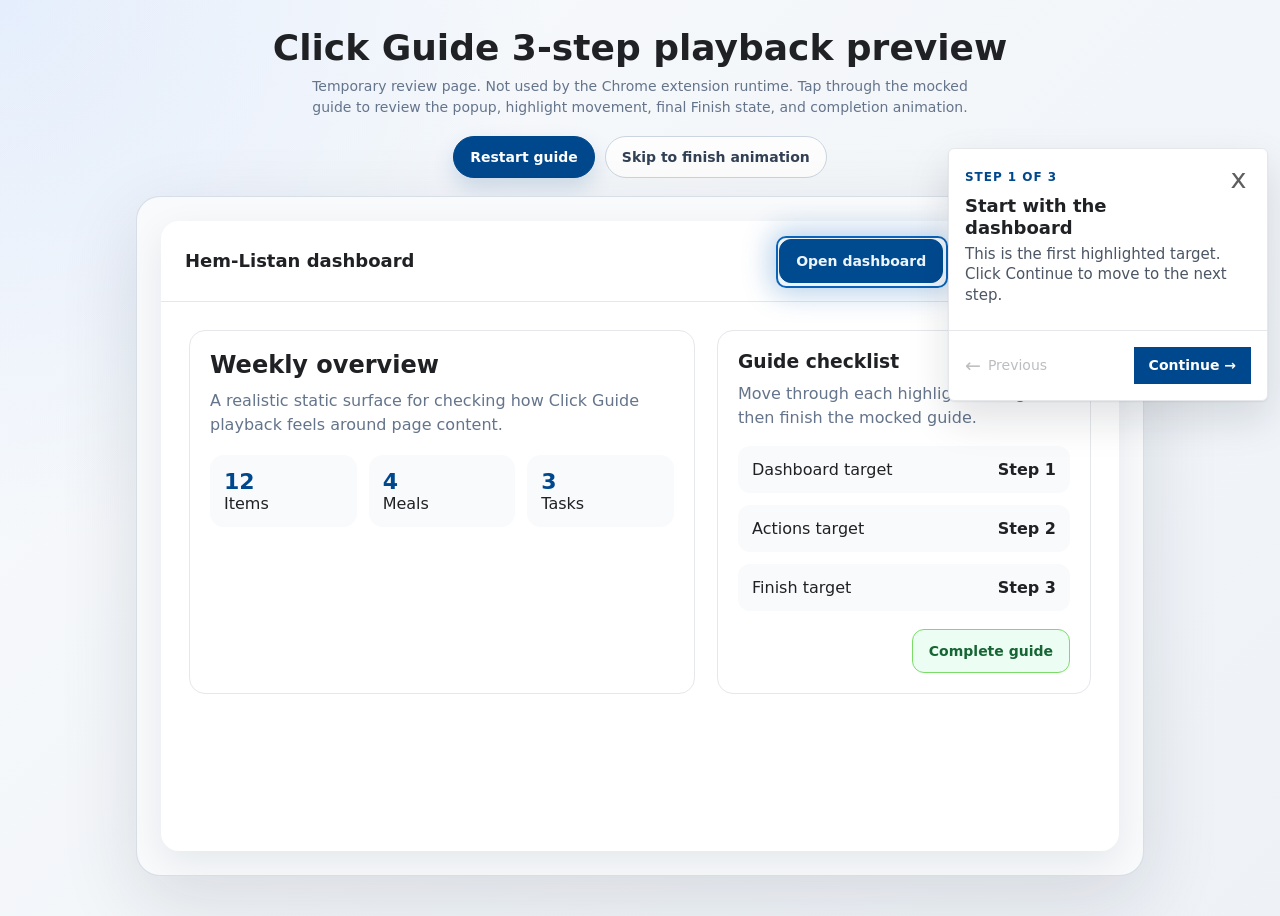
<file: docs/index.html>
<!doctype html>
<html lang="en">
<head>
  <meta charset="utf-8" />
  <meta name="viewport" content="width=device-width, initial-scale=1" />
  <title>Click Guide 3-step playback preview</title>
  <!-- Temporary static review page only; not loaded by the Chrome extension runtime. -->
  <link rel="stylesheet" href="contentStyle.css">
  <style>
    :root { color: #202124; font-family: Inter, ui-sans-serif, system-ui, -apple-system, BlinkMacSystemFont, "Segoe UI", sans-serif; background: #eef2f7; }
    * { box-sizing: border-box; }
    body { margin: 0; min-height: 100vh; background: radial-gradient(circle at top left, rgba(168, 200, 255, 0.24), transparent 34rem), linear-gradient(135deg, #f8fafc 0%, #eef2f7 100%); color: #202124; }
    .preview-shell { width: min(100%, 1040px); margin: 0 auto; padding: 28px 16px 40px; }
    .preview-header { display: grid; gap: 8px; margin: 0 auto 18px; text-align: center; }
    .preview-header h1 { margin: 0; font-size: clamp(24px, 4vw, 36px); line-height: 1.1; }
    .preview-header p { margin: 0 auto; max-width: 660px; color: #64748b; font-size: 14px; line-height: 1.5; }
    .preview-controls { display: flex; flex-wrap: wrap; justify-content: center; gap: 10px; margin: 0 auto 18px; }
    .preview-controls button, .completion-reset button { border: 1px solid #00488d; border-radius: 999px; background: #00488d; color: #fff; cursor: pointer; font: inherit; font-size: 14px; font-weight: 750; min-height: 42px; padding: 0 16px; box-shadow: 0 10px 22px rgba(0, 72, 141, 0.16); }
    .preview-controls button.secondary { border-color: #cbd5e1; background: rgba(255, 255, 255, 0.82); color: #334155; box-shadow: none; }
    .preview-scene { position: relative; min-height: 680px; overflow: hidden; border: 1px solid rgba(148, 163, 184, 0.32); border-radius: 24px; background: #f8fafc; box-shadow: 0 24px 80px rgba(15, 23, 42, 0.12); }
    .mock-page { position: absolute; inset: 24px; overflow: hidden; border-radius: 18px; background: #fff; box-shadow: 0 12px 36px rgba(15, 23, 42, 0.08); }
    .mock-topbar { display: flex; align-items: center; justify-content: space-between; gap: 16px; min-height: 72px; padding: 18px 24px; border-bottom: 1px solid #e5e7eb; }
    .mock-brand { font-size: 18px; font-weight: 800; }
    .mock-top-actions { display: flex; flex-wrap: wrap; gap: 10px; justify-content: flex-end; }
    .mock-button { appearance: none; border: 1px solid #cbd5e1; border-radius: 12px; background: #fff; color: #202124; cursor: pointer; font: inherit; font-size: 14px; font-weight: 750; min-height: 44px; padding: 0 16px; }
    .mock-button.primary { border-color: #00488d; background: #00488d; color: #fff; }
    .mock-button.finish { border-color: #79dd68; background: #ecfdf3; color: #166534; }
    .mock-content { display: grid; grid-template-columns: minmax(0, 1.15fr) minmax(250px, 0.85fr); gap: 22px; padding: 28px; }
    .mock-card { border: 1px solid #e5e7eb; border-radius: 16px; background: #fff; padding: 20px; }
    .mock-card h2, .mock-card h3 { margin: 0 0 10px; }
    .mock-card p { margin: 0; color: #64748b; line-height: 1.5; }
    .mock-metrics { display: grid; grid-template-columns: repeat(3, 1fr); gap: 12px; margin-top: 18px; }
    .mock-metric { border-radius: 14px; background: #f8fafc; padding: 14px; }
    .mock-metric strong { display: block; color: #00488d; font-size: 22px; }
    .mock-list { display: grid; gap: 12px; margin-top: 16px; }
    .mock-item { display: flex; justify-content: space-between; gap: 12px; border-radius: 12px; background: #f8fafc; padding: 14px; }
    .mock-finish-wrap { display: flex; justify-content: flex-end; margin-top: 18px; }
    .completion-reset { position: fixed; left: 50%; top: calc(50% + 138px); z-index: 2147483647; display: none; transform: translateX(-50%); }
    .completion-reset.is-visible { display: block; }
    @media (max-width: 720px) { .preview-shell { padding: 20px 10px 28px; } .preview-scene { min-height: 760px; border-radius: 18px; } .mock-page { inset: 10px; overflow: auto; } .mock-topbar { align-items: stretch; flex-direction: column; padding: 16px; } .mock-top-actions { justify-content: stretch; } .mock-button { flex: 1 1 100%; } .mock-content { grid-template-columns: 1fr; padding: 16px; } .mock-metrics { grid-template-columns: 1fr; } }
  </style>
</head>
<body>
  <main class="preview-shell">
    <header class="preview-header">
      <h1>Click Guide 3-step playback preview</h1>
      <p>Temporary review page. Not used by the Chrome extension runtime. Tap through the mocked guide to review the popup, highlight movement, final Finish state, and completion animation.</p>
    </header>
    <div class="preview-controls"><button type="button" data-preview-restart>Restart guide</button><button class="secondary" type="button" data-preview-finish>Skip to finish animation</button></div>
    <section class="preview-scene" data-preview-scene aria-live="polite">
      <div class="mock-page">
        <div class="mock-topbar">
          <div class="mock-brand">Hem-Listan dashboard</div>
          <div class="mock-top-actions"><button class="mock-button primary" type="button" data-preview-target="dashboard">Open dashboard</button><button class="mock-button" type="button" data-preview-target="actions">Guide actions</button></div>
        </div>
        <div class="mock-content">
          <article class="mock-card">
            <h2>Weekly overview</h2><p>A realistic static surface for checking how Click Guide playback feels around page content.</p>
            <div class="mock-metrics"><div class="mock-metric"><strong>12</strong><span>Items</span></div><div class="mock-metric"><strong>4</strong><span>Meals</span></div><div class="mock-metric"><strong>3</strong><span>Tasks</span></div></div>
          </article>
          <aside class="mock-card">
            <h3>Guide checklist</h3><p>Move through each highlighted target, then finish the mocked guide.</p>
            <div class="mock-list"><div class="mock-item"><span>Dashboard target</span><strong>Step 1</strong></div><div class="mock-item"><span>Actions target</span><strong>Step 2</strong></div><div class="mock-item"><span>Finish target</span><strong>Step 3</strong></div></div>
            <div class="mock-finish-wrap"><button class="mock-button finish" type="button" data-preview-target="finish">Complete guide</button></div>
          </aside>
        </div>
      </div>
      <div id="click-guide-overlay-layer" data-guide-layer></div>
      <div class="completion-reset" data-completion-reset><button type="button" data-preview-restart>Restart guide</button></div>
    </section>
  </main>
  <script>
    const previewIconUrl = "icons/icon128.png";

    const mockGuide = {
      id: "mock-click-guide-preview",
      title: "Click Guide preview",
      startUrl: window.location.href,
      steps: [
        { id: "step-1", order: 1, title: "Start with the dashboard", body: "This is the first highlighted target. Click Continue to move to the next step.", playback: { showInstructionText: true, highlightTarget: true, autoScroll: true, dimPage: false, popupPlacement: "right" }, target: { selector: "[data-preview-target='dashboard']", selectorConfidence: "strong", fallbackTagName: "button", pageUrl: window.location.href }, advance: { mode: "manual" } },
        { id: "step-2", order: 2, title: "Open the guide actions", body: "The popup should reposition and the highlight should move to the second target.", playback: { showInstructionText: true, highlightTarget: true, autoScroll: true, dimPage: false, popupPlacement: "bottom" }, target: { selector: "[data-preview-target='actions']", selectorConfidence: "strong", fallbackTagName: "button", pageUrl: window.location.href }, advance: { mode: "manual" } },
        { id: "step-3", order: 3, title: "Finish the guide", body: "This is the final step. Click Finish to see the completion animation.", playback: { showInstructionText: true, highlightTarget: true, autoScroll: true, dimPage: false, popupPlacement: "left" }, target: { selector: "[data-preview-target='finish']", selectorConfidence: "strong", fallbackTagName: "button", pageUrl: window.location.href }, advance: { mode: "manual" } }
      ]
    };

    const scene = document.querySelector('[data-preview-scene]');
    const layer = document.querySelector('[data-guide-layer]');
    const resetWrap = document.querySelector('[data-completion-reset]');
    let currentStepIndex = 0;
    let isCompleted = false;
    let completionTimer;

    function rectForTarget(target) {
      const targetRect = target.getBoundingClientRect();
      const sceneRect = scene.getBoundingClientRect();
      return { viewportLeft: targetRect.left, viewportTop: targetRect.top, left: targetRect.left - sceneRect.left, top: targetRect.top - sceneRect.top, width: targetRect.width, height: targetRect.height };
    }

    function popupPosition(rect, placement) {
      const gap = 18;
      const width = Math.min(320, scene.clientWidth - 24);
      const height = 226;
      let left = rect.viewportLeft + rect.width + gap;
      let top = rect.viewportTop + rect.height / 2 - height / 2;
      if (placement === 'bottom') { left = rect.viewportLeft + rect.width / 2 - width / 2; top = rect.viewportTop + rect.height + gap; }
      if (placement === 'left') { left = rect.viewportLeft - width - gap; top = rect.viewportTop + rect.height / 2 - height / 2; }
      if (window.matchMedia('(max-width: 720px)').matches) return { left: 18, top: window.innerHeight - height - 22 };
      return { left: Math.max(12, Math.min(window.innerWidth - width - 12, left)), top: Math.max(12, Math.min(window.innerHeight - height - 12, top)) };
    }

    function renderStep() {
      isCompleted = false;
      clearTimeout(completionTimer);
      resetWrap.classList.remove('is-visible');
      layer.innerHTML = '';
      const step = mockGuide.steps[currentStepIndex];
      const target = scene.querySelector(step.target.selector);
      const rect = rectForTarget(target);
      if (step.playback.highlightTarget) {
        const highlight = document.createElement('div');
        highlight.className = 'click-guide-target-highlight';
        Object.assign(highlight.style, { left: `${rect.left - 4}px`, top: `${rect.top - 4}px`, width: `${rect.width + 8}px`, height: `${rect.height + 8}px` });
        layer.append(highlight);
      }
      const popup = document.createElement('div');
      popup.id = 'click-guide-popup';
      popup.innerHTML = `<button class="click-guide-close" type="button" aria-label="Close guide">x</button><div class="click-guide-card-body"><div class="click-guide-count">Step ${currentStepIndex + 1} of ${mockGuide.steps.length}</div><h2></h2><p></p><div class="click-guide-warning" hidden></div></div><div class="click-guide-footer"><button class="click-guide-back-button" type="button" data-action="prev"><span class="click-guide-back-icon">←</span>Previous</button><button type="button" data-action="close">Close guide</button><button type="button" data-action="next">${currentStepIndex === mockGuide.steps.length - 1 ? 'Finish' : 'Continue →'}</button></div>`;
      popup.querySelector('h2').textContent = step.title;
      popup.querySelector('p').textContent = step.body;
      popup.querySelector('[data-action="prev"]').disabled = currentStepIndex === 0;
      const pos = popupPosition(rect, step.playback.popupPlacement);
      popup.style.left = `${pos.left}px`;
      popup.style.top = `${pos.top}px`;
      popup.addEventListener('click', (event) => {
        const action = event.target.closest('[data-action]')?.dataset.action;
        if (event.target.classList.contains('click-guide-close') || action === 'close') return restartGuide();
        if (action === 'prev' && currentStepIndex > 0) { currentStepIndex -= 1; renderStep(); }
        if (action === 'next') currentStepIndex === mockGuide.steps.length - 1 ? playCompletion() : (currentStepIndex += 1, renderStep());
      });
      layer.append(popup);
    }

    function playCompletion() {
      isCompleted = true;
      clearTimeout(completionTimer);
      layer.innerHTML = `<div id="click-guide-celebration" role="status"><div class="click-guide-finish-visual" aria-hidden="true"><img class="click-guide-finish-logo" src="${previewIconUrl}" alt="" /><span class="click-guide-finish-halo"></span><span class="click-guide-finish-bridge-dot"></span><svg class="click-guide-finish-check" viewBox="0 0 120 90" aria-hidden="true" focusable="false"><path d="M16 48 L43 74 L104 14"></path></svg></div><div class="click-guide-finish-copy"><strong>Guide complete</strong><span>Nice work.</span></div></div>`;
      resetWrap.classList.remove('is-visible');
      completionTimer = setTimeout(() => resetWrap.classList.add('is-visible'), 3600);
    }

    function restartGuide() {
      currentStepIndex = 0;
      renderStep();
    }

    document.querySelectorAll('[data-preview-restart]').forEach((button) => button.addEventListener('click', restartGuide));
    document.querySelector('[data-preview-finish]').addEventListener('click', playCompletion);
    window.addEventListener('resize', () => { if (!isCompleted) renderStep(); });
    renderStep();
  </script>
</body>
</html>
</file>
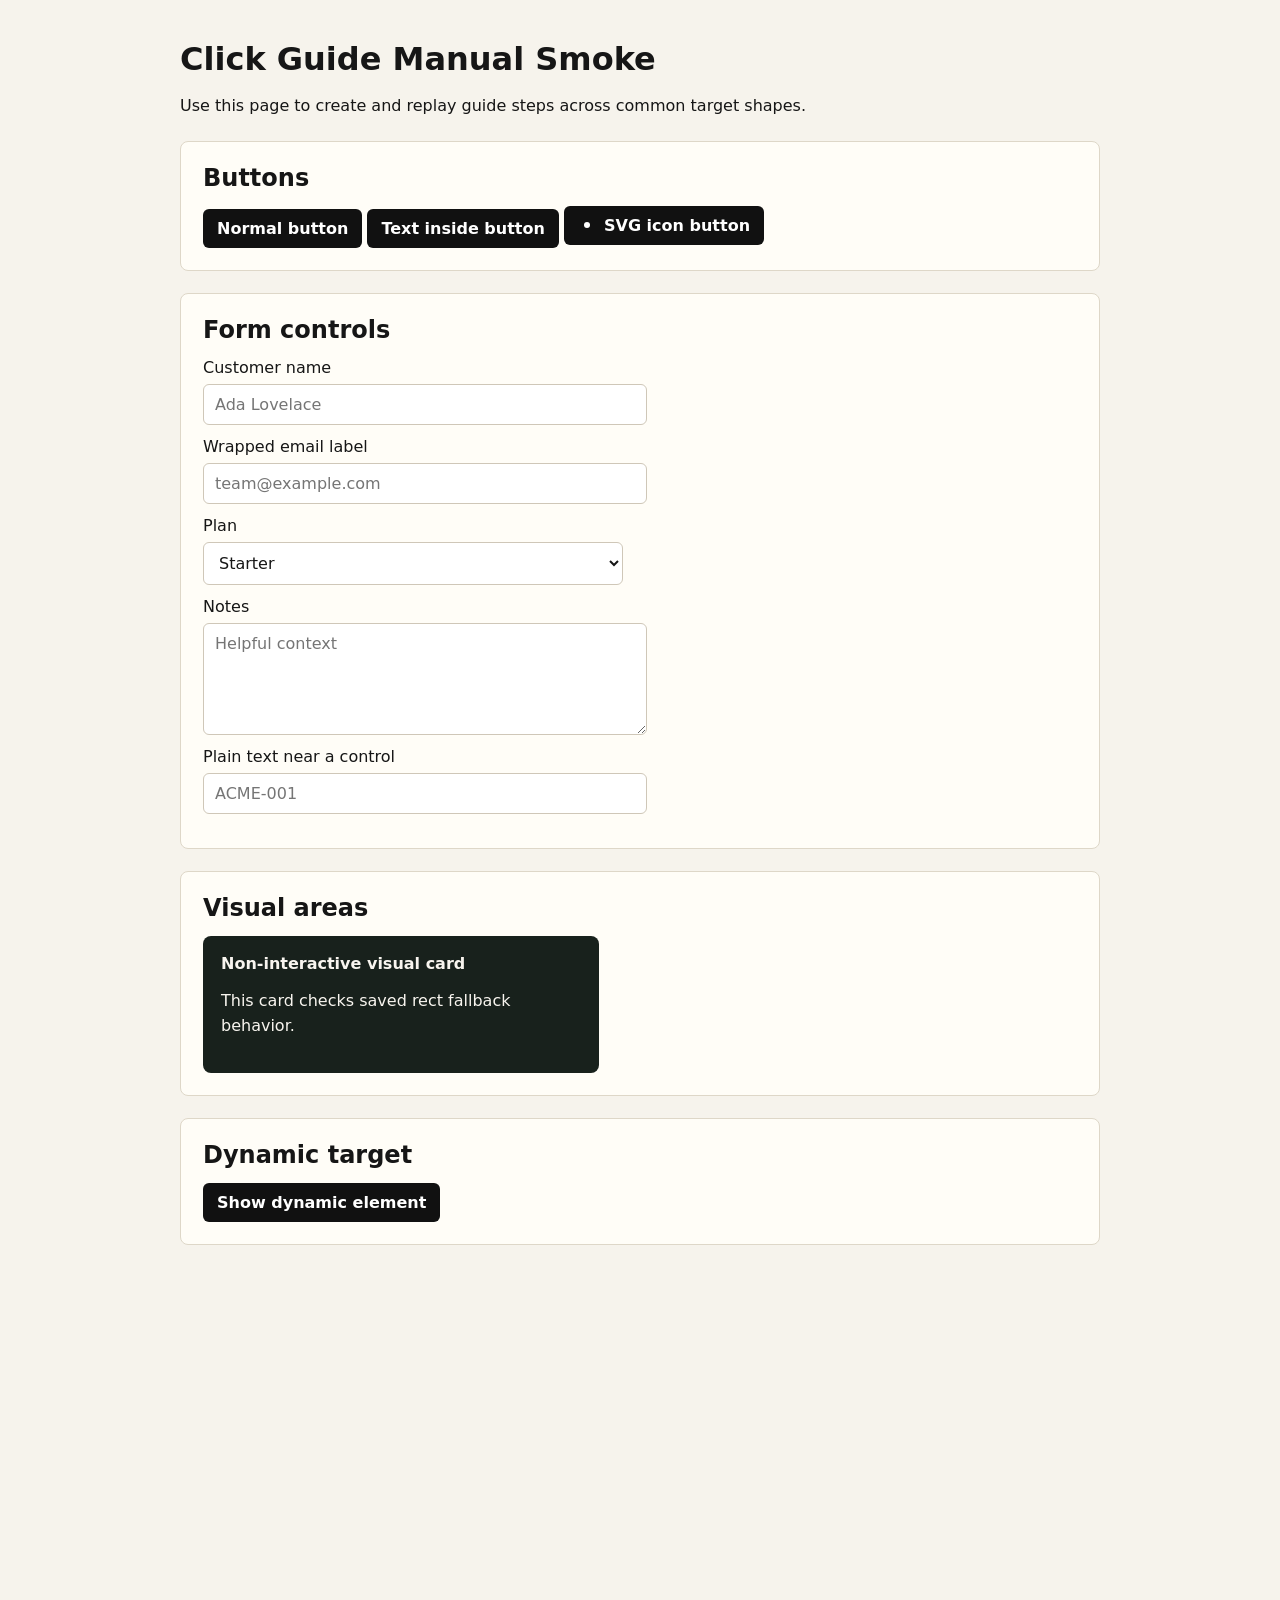
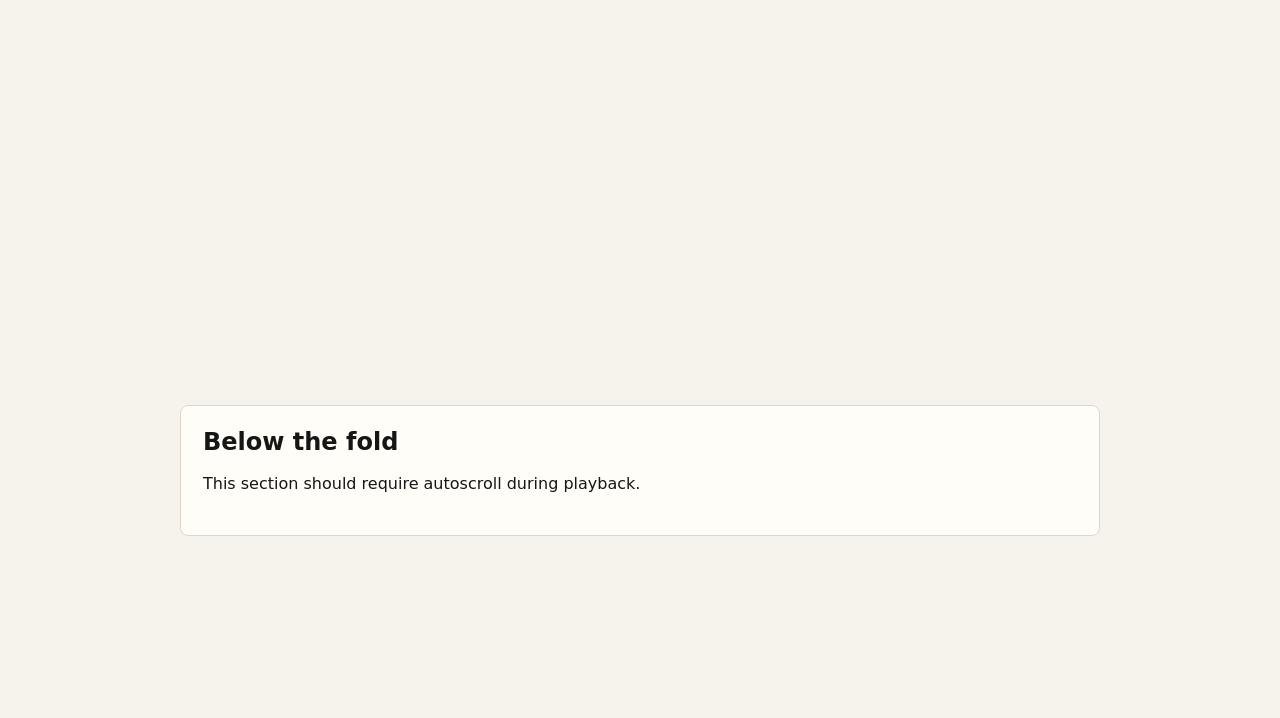
<file: smoke/index.html>
<!doctype html>
<html lang="en">
<head>
  <meta charset="utf-8" />
  <meta name="viewport" content="width=device-width, initial-scale=1" />
  <title>Click Guide Manual Smoke</title>
  <style>
    body {
      margin: 0;
      font-family: ui-sans-serif, system-ui, -apple-system, BlinkMacSystemFont, "Segoe UI", sans-serif;
      background: #f6f3ec;
      color: #161616;
    }

    main {
      max-width: 920px;
      margin: 0 auto;
      padding: 40px 22px 160px;
    }

    section {
      margin: 22px 0;
      padding: 22px;
      background: #fffdf7;
      border: 1px solid #ded7c8;
      border-radius: 8px;
    }

    h1, h2 { margin: 0 0 14px; }
    p { line-height: 1.55; }

    button, input, select, textarea {
      font: inherit;
    }

    button {
      border: 0;
      border-radius: 6px;
      padding: 10px 14px;
      background: #111;
      color: #fff;
      font-weight: 650;
      cursor: pointer;
    }

    .icon-button {
      display: inline-flex;
      gap: 8px;
      align-items: center;
    }

    .field, .form-row, .plain-row {
      display: grid;
      gap: 7px;
      margin: 12px 0;
      max-width: 420px;
    }

    input, select, textarea {
      width: 100%;
      border: 1px solid #cfc7b8;
      border-radius: 6px;
      padding: 10px 11px;
      background: #fff;
      color: #161616;
    }

    textarea { min-height: 90px; }

    .visual-card {
      max-width: 360px;
      padding: 18px;
      border-radius: 8px;
      background: #18211c;
      color: #f8f5ef;
    }

    .below-fold { margin-top: 760px; }
    .dynamic-target { margin-top: 12px; padding: 12px; border: 1px solid #9bb99e; border-radius: 8px; background: #eef8ef; }
  </style>
</head>
<body>
  <main>
    <h1>Click Guide Manual Smoke</h1>
    <p>Use this page to create and replay guide steps across common target shapes.</p>

    <section>
      <h2>Buttons</h2>
      <button data-guide-id="normal-button">Normal button</button>
      <button data-guide-id="nested-button"><span>Text inside button</span></button>
      <button class="icon-button" data-guide-id="svg-icon-button" aria-label="Open settings">
        <svg aria-hidden="true" width="18" height="18" viewBox="0 0 24 24">
          <path fill="currentColor" d="M12 8a4 4 0 1 1 0 8a4 4 0 0 1 0-8Z" />
        </svg>
        <span>SVG icon button</span>
      </button>
    </section>

    <section>
      <h2>Form controls</h2>
      <div class="form-row" data-guide-id="for-label-row">
        <label for="customer-name">Customer name</label>
        <input id="customer-name" name="customerName" placeholder="Ada Lovelace" />
      </div>
      <label class="field" data-guide-id="wrapped-label">
        Wrapped email label
        <input name="email" type="email" placeholder="team@example.com" />
      </label>
      <div class="field">
        <label for="plan-select">Plan</label>
        <select id="plan-select" name="plan">
          <option>Starter</option>
          <option>Business</option>
        </select>
      </div>
      <div class="field">
        <label for="notes">Notes</label>
        <textarea id="notes" name="notes" placeholder="Helpful context"></textarea>
      </div>
      <div class="plain-row" data-guide-id="plain-control-row">
        <span>Plain text near a control</span>
        <input name="accountCode" placeholder="ACME-001" />
      </div>
    </section>

    <section>
      <h2>Visual areas</h2>
      <div class="visual-card" data-guide-id="visual-card">
        <strong>Non-interactive visual card</strong>
        <p>This card checks saved rect fallback behavior.</p>
      </div>
    </section>

    <section>
      <h2>Dynamic target</h2>
      <button data-guide-id="show-dynamic" id="showDynamic">Show dynamic element</button>
      <div id="dynamicHost"></div>
    </section>

    <section class="below-fold" data-guide-id="below-fold-section">
      <h2>Below the fold</h2>
      <p>This section should require autoscroll during playback.</p>
    </section>
  </main>
  <script>
    document.getElementById("showDynamic").addEventListener("click", () => {
      const host = document.getElementById("dynamicHost");
      host.textContent = "";
      const target = document.createElement("div");
      target.className = "dynamic-target";
      target.dataset.guideId = "dynamic-target";
      target.textContent = "Dynamic element appeared";
      host.append(target);
    });
  </script>
</body>
</html>
</file>
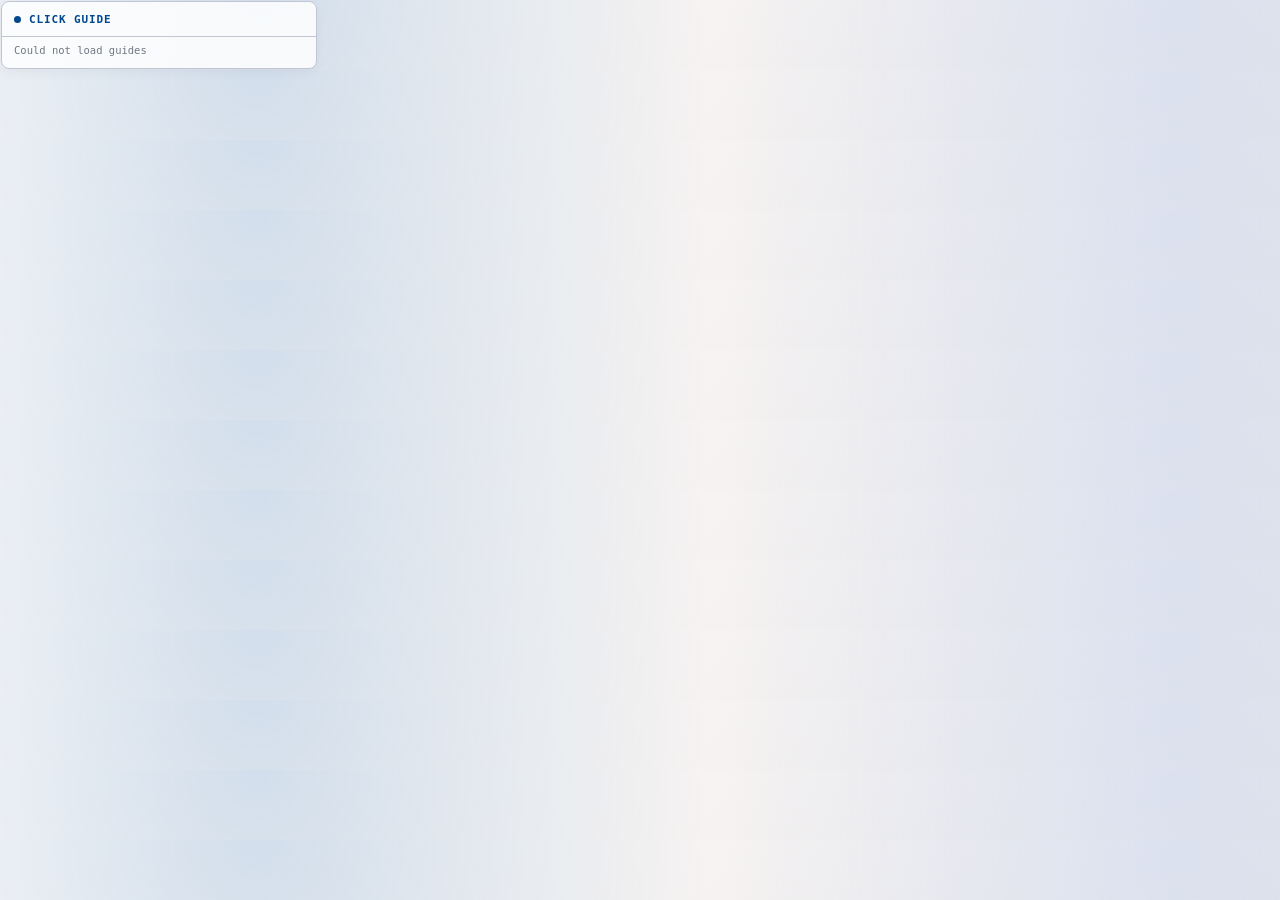
<file: popup.html>
<!doctype html>
<html lang="en">
<head>
  <meta charset="UTF-8" />
  <meta name="viewport" content="width=device-width, initial-scale=1.0" />
  <title>Click Guide</title>
  <style>
    :root {
      color-scheme: light;
      --bg-base: #fcf9f8;
      --bg-surface: rgba(255,255,255,0.82);
      --bg-raised: #ffffff;
      --bg-hover: #f6f3f2;
      --border: #c2c6d4;
      --border-strong: #727783;
      --text-primary: #1c1b1b;
      --text-secondary: #424752;
      --text-muted: #727783;
      --primary: #00488d;
      --primary-hover: #005fb8;
      --danger: #ba1a1a;
      --warn: #9d5d00;
      --radius: 8px;
    }

    * { box-sizing: border-box; margin: 0; padding: 0; }

    body {
      width: 318px;
      background:
        radial-gradient(circle at 20% 0%, rgba(0,95,184,0.16), transparent 44%),
        radial-gradient(circle at 92% 14%, rgba(168,200,255,0.26), transparent 38%),
        linear-gradient(135deg, #fcf9f8, #f6f3f2 52%, #eae7e7);
      color: var(--text-primary);
      font-family: Inter, ui-sans-serif, system-ui, sans-serif;
      font-size: 13px;
      line-height: 1.4;
      padding: 1px;
    }

    .panel {
      background: var(--bg-surface);
      border: 1px solid var(--border);
      border-radius: var(--radius);
      overflow: hidden;
      backdrop-filter: blur(20px);
      -webkit-backdrop-filter: blur(20px);
      box-shadow: 0 4px 12px rgba(0,0,0,0.04);
    }

    .panel.drag-over {
      border-color: var(--primary);
      box-shadow: 0 0 0 1px rgba(0,72,141,0.14), 0 18px 48px rgba(0,72,141,0.14);
    }

    .header {
      display: flex;
      align-items: center;
      gap: 8px;
      padding: 10px 12px 9px;
      border-bottom: 1px solid var(--border);
    }

    .logo-dot {
      width: 7px;
      height: 7px;
      border-radius: 50%;
      background: var(--primary);
      flex-shrink: 0;
    }

    .header-label {
      font-family: 'Geist Mono', monospace;
      font-size: 11px;
      font-weight: 600;
      letter-spacing: 0.08em;
      text-transform: uppercase;
      color: var(--primary);
    }

    .section {
      padding: 11px 12px;
      border-bottom: 1px solid var(--border);
    }

    .section:last-child { border-bottom: none; }

    .toolbar, .actions, .row-actions {
      display: flex;
      gap: 6px;
      align-items: center;
    }

    .toolbar { padding: 10px 12px; border-bottom: 1px solid var(--border); }
    .actions { justify-content: flex-end; margin-top: 10px; }
    .row-actions { flex-wrap: wrap; margin-top: 7px; }

    button, select, input, textarea {
      font: inherit;
      color: var(--text-primary);
    }

    button {
      appearance: none;
      border: 1px solid var(--border);
      background: var(--bg-raised);
      border-radius: var(--radius);
      padding: 6px 9px;
      font-size: 12px;
      font-weight: 500;
      cursor: pointer;
      transition: background 100ms, border-color 100ms;
    }

    button:hover { background: var(--bg-hover); border-color: var(--border-strong); }
    button.primary { background: var(--primary); color: #fff; border-color: transparent; font-weight: 600; }
    button.primary:hover { background: var(--primary-hover); }
    button.danger { color: var(--danger); }
    button.ghost { background: transparent; color: var(--text-secondary); }
    button.small { padding: 4px 7px; font-size: 11px; }
    button:disabled { cursor: default; opacity: 0.45; }

    h1, h2 {
      font-size: 13px;
      font-weight: 600;
      margin-bottom: 4px;
    }

    .muted {
      color: var(--text-muted);
      font-family: 'Geist Mono', monospace;
      font-size: 10.5px;
      word-break: break-word;
    }

    .list-empty {
      padding: 16px 12px;
      color: var(--text-muted);
      font-family: 'Geist Mono', monospace;
      font-size: 11px;
    }

    .drop-zone {
      margin: 10px 12px 0;
      padding: 10px;
      border: 1px dashed rgba(0,72,141,0.28);
      border-radius: var(--radius);
      color: var(--text-secondary);
      background: rgba(214,227,255,0.3);
      font-size: 12px;
      text-align: center;
    }

    .guide-row, .step-row {
      padding: 10px 12px;
      border-bottom: 1px solid var(--border);
    }

    .guide-row:last-child, .step-row:last-child { border-bottom: none; }

    .row-title {
      font-weight: 600;
      word-break: break-word;
    }

    label {
      display: block;
      color: var(--text-secondary);
      font-size: 11px;
      margin-top: 8px;
      margin-bottom: 4px;
    }

    input[type="text"], textarea, select {
      width: 100%;
      border: 1px solid var(--border);
      border-radius: var(--radius);
      background: #fff;
      color: var(--text-primary);
      padding: 7px 8px;
      outline: none;
    }

    textarea {
      resize: vertical;
      min-height: 72px;
    }

    input:focus, textarea:focus, select:focus {
      border-color: var(--primary);
      box-shadow: 0 0 0 2px rgba(0,95,184,0.12);
    }

    .check {
      display: flex;
      gap: 7px;
      align-items: center;
      margin: 7px 0 0;
      color: var(--text-secondary);
      font-size: 12px;
    }

    .check input { width: auto; }

    .hint {
      margin-top: 8px;
      padding: 7px 8px;
      border: 1px solid rgba(250, 204, 21, 0.2);
      color: #5f3b00;
      background: rgba(157, 93, 0, 0.08);
      border-radius: var(--radius);
      font-size: 11px;
      line-height: 1.45;
    }

    .status {
      min-height: 24px;
      padding: 6px 12px 10px;
      color: var(--text-muted);
      font-family: 'Geist Mono', monospace;
      font-size: 10.5px;
    }

    .hidden { display: none !important; }
  </style>
</head>
<body>
  <div class="panel" id="panel">
    <div class="header">
      <div class="logo-dot"></div>
      <span class="header-label">Click Guide</span>
    </div>
    <main id="app"></main>
    <div class="status" id="status"></div>
  </div>
  <input id="importFile" type="file" accept="application/json,.json,.clickguide" class="hidden" />
  <script src="guideUtils.js"></script>
  <script src="popup.js"></script>
</body>
</html>
</file>
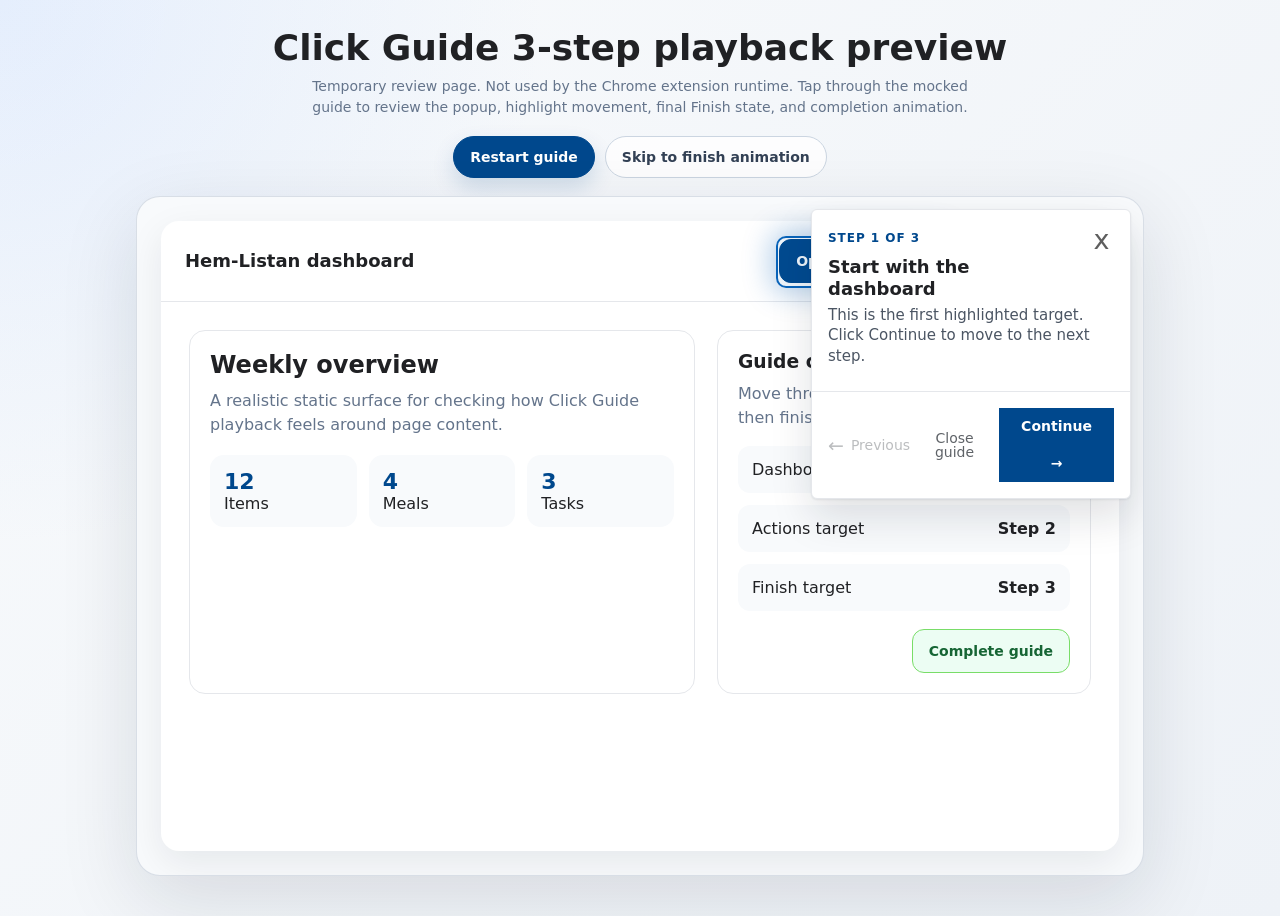
<file: docs/finish-animation-preview.html>
<!doctype html>
<html lang="en">
<head>
  <meta charset="utf-8" />
  <meta name="viewport" content="width=device-width, initial-scale=1" />
  <title>Click Guide 3-step playback preview</title>
  <!-- Temporary static review page only; not loaded by the Chrome extension runtime. -->
  <style>
    :root { color: #202124; font-family: Inter, ui-sans-serif, system-ui, -apple-system, BlinkMacSystemFont, "Segoe UI", sans-serif; background: #eef2f7; }
    * { box-sizing: border-box; }
    body { margin: 0; min-height: 100vh; background: radial-gradient(circle at top left, rgba(168, 200, 255, 0.24), transparent 34rem), linear-gradient(135deg, #f8fafc 0%, #eef2f7 100%); color: #202124; }
    .preview-shell { width: min(100%, 1040px); margin: 0 auto; padding: 28px 16px 40px; }
    .preview-header { display: grid; gap: 8px; margin: 0 auto 18px; text-align: center; }
    .preview-header h1 { margin: 0; font-size: clamp(24px, 4vw, 36px); line-height: 1.1; }
    .preview-header p { margin: 0 auto; max-width: 660px; color: #64748b; font-size: 14px; line-height: 1.5; }
    .preview-controls { display: flex; flex-wrap: wrap; justify-content: center; gap: 10px; margin: 0 auto 18px; }
    .preview-controls button, .completion-reset button { border: 1px solid #00488d; border-radius: 999px; background: #00488d; color: #fff; cursor: pointer; font: inherit; font-size: 14px; font-weight: 750; min-height: 42px; padding: 0 16px; box-shadow: 0 10px 22px rgba(0, 72, 141, 0.16); }
    .preview-controls button.secondary { border-color: #cbd5e1; background: rgba(255, 255, 255, 0.82); color: #334155; box-shadow: none; }
    .preview-scene { position: relative; min-height: 680px; overflow: hidden; border: 1px solid rgba(148, 163, 184, 0.32); border-radius: 24px; background: #f8fafc; box-shadow: 0 24px 80px rgba(15, 23, 42, 0.12); }
    .mock-page { position: absolute; inset: 24px; overflow: hidden; border-radius: 18px; background: #fff; box-shadow: 0 12px 36px rgba(15, 23, 42, 0.08); }
    .mock-topbar { display: flex; align-items: center; justify-content: space-between; gap: 16px; min-height: 72px; padding: 18px 24px; border-bottom: 1px solid #e5e7eb; }
    .mock-brand { font-size: 18px; font-weight: 800; }
    .mock-top-actions { display: flex; flex-wrap: wrap; gap: 10px; justify-content: flex-end; }
    .mock-button { appearance: none; border: 1px solid #cbd5e1; border-radius: 12px; background: #fff; color: #202124; cursor: pointer; font: inherit; font-size: 14px; font-weight: 750; min-height: 44px; padding: 0 16px; }
    .mock-button.primary { border-color: #00488d; background: #00488d; color: #fff; }
    .mock-button.finish { border-color: #79dd68; background: #ecfdf3; color: #166534; }
    .mock-content { display: grid; grid-template-columns: minmax(0, 1.15fr) minmax(250px, 0.85fr); gap: 22px; padding: 28px; }
    .mock-card { border: 1px solid #e5e7eb; border-radius: 16px; background: #fff; padding: 20px; }
    .mock-card h2, .mock-card h3 { margin: 0 0 10px; }
    .mock-card p { margin: 0; color: #64748b; line-height: 1.5; }
    .mock-metrics { display: grid; grid-template-columns: repeat(3, 1fr); gap: 12px; margin-top: 18px; }
    .mock-metric { border-radius: 14px; background: #f8fafc; padding: 14px; }
    .mock-metric strong { display: block; color: #00488d; font-size: 22px; }
    .mock-list { display: grid; gap: 12px; margin-top: 16px; }
    .mock-item { display: flex; justify-content: space-between; gap: 12px; border-radius: 12px; background: #f8fafc; padding: 14px; }
    .mock-finish-wrap { display: flex; justify-content: flex-end; margin-top: 18px; }
    .guide-layer { position: absolute; inset: 0; pointer-events: none; z-index: 2; }
    .click-guide-target-highlight { position: absolute; border: 2px solid rgba(0, 95, 184, 0.96); border-radius: 10px; background: rgba(0, 95, 184, 0.07); box-shadow: 0 0 28px 6px rgba(0, 95, 184, 0.28); box-sizing: border-box; pointer-events: none; animation: click-guide-target-in 220ms cubic-bezier(0.16, 1, 0.3, 1) both, click-guide-target-pulse 900ms ease-out 220ms both; }
    #click-guide-popup { position: absolute; z-index: 3; width: min(320px, calc(100% - 24px)); padding: 0; overflow: visible; border: 1px solid #e5e7eb; border-radius: 6px; background: #ffffff; box-shadow: 0 18px 42px rgba(15, 23, 42, 0.13), 0 1px 2px rgba(15, 23, 42, 0.08); color: #202124; font-size: 13px; pointer-events: auto; animation: click-guide-popup-in 180ms ease-out both; }
    #click-guide-popup h2 { margin: 12px 34px 5px 0; font-size: 18px; line-height: 1.22; font-weight: 700; color: #202124; }
    #click-guide-popup p { margin: 0; color: #4b5563; font-size: 15px; line-height: 1.38; white-space: pre-wrap; }
    .click-guide-card-body { padding: 22px 16px 24px; }
    .click-guide-count { margin: 0; color: #00488d; font-size: 12px; font-weight: 750; letter-spacing: 0.08em; line-height: 1; text-transform: uppercase; }
    .click-guide-footer { display: flex; align-items: center; justify-content: space-between; gap: 10px; min-height: 69px; padding: 16px; border-top: 1px solid #e5e7eb; }
    #click-guide-popup button { border: 0; border-radius: 0; background: transparent; color: #5f6368; cursor: pointer; font: inherit; font-size: 14px; line-height: 1; min-height: 37px; padding: 0; }
    #click-guide-popup button:disabled { opacity: 0.42; cursor: default; }
    #click-guide-popup [data-action="next"] { min-width: 115px; min-height: 37px; border-radius: 0; padding: 0 15px; background: #00488d; color: #fff; font-size: 14px; font-weight: 750; line-height: 37px; text-align: center; }
    #click-guide-popup [data-action="next"]:hover { background: #005fb8; }
    .click-guide-back-button { display: inline-flex; align-items: center; gap: 7px; }
    .click-guide-back-icon { font-size: 19px; line-height: 0; }
    .click-guide-close { position: absolute; top: 10px; right: 9px; display: grid; place-items: center; width: 39px; height: 39px; color: #5e5e5e !important; font-size: 27px !important; font-weight: 300 !important; }
    #click-guide-celebration { position: absolute; left: 50%; top: 50%; z-index: 4; display: grid; justify-items: center; gap: 10px; width: 230px; min-height: 190px; padding: 22px 22px 20px; border: 1px solid rgba(194, 198, 212, 0.55); border-radius: 20px; background: rgba(255, 255, 255, 0.9); backdrop-filter: blur(22px); -webkit-backdrop-filter: blur(22px); color: #1c1b1b; box-shadow: 0 24px 70px rgba(0, 72, 141, 0.18), 0 1px 0 rgba(255, 255, 255, 0.85) inset; text-align: center; pointer-events: none; transform: translate(-50%, -50%); animation: click-guide-finish-card-in 320ms cubic-bezier(0.16, 1, 0.3, 1) both, click-guide-finish-card-out 620ms cubic-bezier(0.23, 1, 0.32, 1) 2200ms both; }
    .click-guide-finish-visual { position: relative; width: 124px; height: 104px; display: grid; place-items: center; }
    .click-guide-finish-logo { position: absolute; width: 72px; height: 72px; border-radius: 18px; object-fit: contain; filter: drop-shadow(0 10px 24px rgba(0, 95, 184, 0.22)); transform-origin: 28% 62%; animation: click-guide-finish-logo-collapse 680ms cubic-bezier(0.77, 0, 0.175, 1) both; }
    .click-guide-finish-bridge-dot { position: absolute; left: 42px; top: 64px; z-index: 2; width: 13px; height: 13px; border-radius: 999px; background: #005fb8; box-shadow: 0 0 0 0 rgba(0, 95, 184, 0.28), 0 8px 18px rgba(0, 95, 184, 0.2); opacity: 0; transform: translate(-50%, -50%) scale(0.52); animation: click-guide-finish-bridge-pulse 520ms cubic-bezier(0.23, 1, 0.32, 1) 420ms both; }
    .click-guide-finish-check { position: absolute; left: 50%; top: 34px; width: 64px; height: 50px; color: #005fb8; opacity: 0; transform: translateX(-50%) scale(0.86); z-index: 1; animation: click-guide-finish-check-in 680ms cubic-bezier(0.23, 1, 0.32, 1) 540ms both, click-guide-finish-check-release 520ms cubic-bezier(0.23, 1, 0.32, 1) 1400ms both; }
    .click-guide-finish-check path { fill: none; stroke: currentColor; stroke-width: 13; stroke-linecap: round; stroke-linejoin: round; stroke-dasharray: 150; stroke-dashoffset: 150; animation: click-guide-finish-check-path 680ms cubic-bezier(0.23, 1, 0.32, 1) 540ms both; }
    .click-guide-finish-copy { position: relative; z-index: 2; display: grid; gap: 5px; margin-top: -8px; }
    .click-guide-finish-copy strong { font-size: 16px; line-height: 1.25; font-weight: 750; }
    .click-guide-finish-copy span { color: #424752; font-size: 12px; line-height: 1.25; }
    .click-guide-finish-confetti { position: absolute; inset: 0; pointer-events: none; z-index: 3; }
    .click-guide-finish-confetti span { position: absolute; left: 50%; top: 52%; width: 5px; height: 12px; border-radius: 999px; background: #005fb8; opacity: 0; transform-origin: center; animation: click-guide-finish-confetti 760ms cubic-bezier(0.23, 1, 0.32, 1) 980ms both; }
    .click-guide-finish-confetti span:nth-child(1) { --x: -34px; --y: -30px; --r: -18deg; background: #005fb8; }
    .click-guide-finish-confetti span:nth-child(2) { --x: 34px; --y: -32px; --r: 18deg; background: #a8c8ff; }
    .click-guide-finish-confetti span:nth-child(3) { --x: -42px; --y: -4px; --r: 28deg; background: #79dd68; }
    .click-guide-finish-confetti span:nth-child(4) { --x: 42px; --y: 0; --r: -26deg; background: #ff9f2e; }
    .click-guide-finish-confetti span:nth-child(5) { --x: -22px; --y: -44px; --r: 12deg; background: #00488d; }
    .click-guide-finish-confetti span:nth-child(6) { --x: 22px; --y: -44px; --r: -20deg; background: #8b5cf6; }
    .click-guide-finish-confetti span:nth-child(7) { --x: -24px; --y: 22px; --r: -12deg; background: #005fb8; }
    .click-guide-finish-confetti span:nth-child(8) { --x: 24px; --y: 22px; --r: 12deg; background: #79dd68; }
    .completion-reset { position: absolute; left: 50%; top: calc(50% + 138px); z-index: 5; display: none; transform: translateX(-50%); }
    .completion-reset.is-visible { display: block; }
    @keyframes click-guide-target-in { from { opacity: 0; transform: scale(0.97); } to { opacity: 1; transform: scale(1); } }
    @keyframes click-guide-target-pulse { 0%, 100% { filter: brightness(1); } 45% { filter: brightness(1.08); } }
    @keyframes click-guide-popup-in { from { opacity: 0; transform: translateY(6px) scale(0.98); } to { opacity: 1; transform: translateY(0) scale(1); } }
    @keyframes click-guide-finish-card-in { from { opacity: 0; transform: translate(-50%, -44%) scale(0.94); } 58% { opacity: 1; transform: translate(-50%, -51%) scale(1.02); } to { opacity: 1; transform: translate(-50%, -50%) scale(1); } }
    @keyframes click-guide-finish-card-out { to { opacity: 0; transform: translate(-50%, -56%) scale(0.98); } }
    @keyframes click-guide-finish-logo-collapse { 0% { opacity: 1; filter: drop-shadow(0 10px 24px rgba(0, 95, 184, 0.22)) blur(0); transform: translate(0, 0) scale(1); } 32% { opacity: 1; filter: drop-shadow(0 12px 28px rgba(0, 95, 184, 0.24)) blur(0); transform: translate(-2px, 0) scale(1.03); } 72% { opacity: 0.58; filter: drop-shadow(0 7px 16px rgba(0, 95, 184, 0.18)) blur(0.7px); transform: translate(-20px, 24px) scale(0.38); } 100% { opacity: 0; filter: drop-shadow(0 4px 10px rgba(0, 95, 184, 0.08)) blur(1.4px); transform: translate(-26px, 30px) scale(0.16); } }
    @keyframes click-guide-finish-bridge-pulse { 0% { opacity: 0; box-shadow: 0 0 0 0 rgba(0, 95, 184, 0), 0 8px 18px rgba(0, 95, 184, 0); transform: translate(-50%, -50%) scale(0.32); } 38% { opacity: 0.92; box-shadow: 0 0 0 7px rgba(0, 95, 184, 0.16), 0 8px 18px rgba(0, 95, 184, 0.2); transform: translate(-50%, -50%) scale(1); } 72% { opacity: 0.72; box-shadow: 0 0 0 12px rgba(0, 95, 184, 0), 0 8px 18px rgba(0, 95, 184, 0.12); transform: translate(-50%, -50%) scale(0.68); } 100% { opacity: 0; box-shadow: 0 0 0 12px rgba(0, 95, 184, 0), 0 8px 18px rgba(0, 95, 184, 0); transform: translate(-50%, -50%) scale(0.42); } }
    @keyframes click-guide-finish-check-path { to { stroke-dashoffset: 0; } }
    @keyframes click-guide-finish-check-in { 0% { opacity: 0; transform: translateX(-50%) translate(-10px, 20px) scale(0.24); } 46% { opacity: 0.9; transform: translateX(-50%) translate(-6px, 10px) scale(0.58); } 100% { opacity: 0.86; transform: translateX(-50%) translateY(0) scale(0.78); } }
    @keyframes click-guide-finish-check-release { to { opacity: 0; transform: translateX(-50%) translateY(-4px) scale(1.02); } }
    @keyframes click-guide-finish-confetti { 0% { opacity: 0; transform: translate(-50%, -50%) translate(0, 0) rotate(0deg) scale(0.4); } 26% { opacity: 0.9; } 100% { opacity: 0; transform: translate(-50%, -50%) translate(var(--x), var(--y)) rotate(var(--r)) scale(0.9); } }
    @media (max-width: 720px) { .preview-shell { padding: 20px 10px 28px; } .preview-scene { min-height: 760px; border-radius: 18px; } .mock-page { inset: 10px; overflow: auto; } .mock-topbar { align-items: stretch; flex-direction: column; padding: 16px; } .mock-top-actions { justify-content: stretch; } .mock-button { flex: 1 1 100%; } .mock-content { grid-template-columns: 1fr; padding: 16px; } .mock-metrics { grid-template-columns: 1fr; } #click-guide-popup { left: 18px !important; right: 18px; top: auto !important; bottom: 22px; width: auto; } .click-guide-footer { gap: 8px; padding: 14px; } #click-guide-popup button { font-size: 13px; } #click-guide-popup [data-action="next"] { min-width: 104px; } }
  </style>
</head>
<body>
  <main class="preview-shell">
    <header class="preview-header">
      <h1>Click Guide 3-step playback preview</h1>
      <p>Temporary review page. Not used by the Chrome extension runtime. Tap through the mocked guide to review the popup, highlight movement, final Finish state, and completion animation.</p>
    </header>
    <div class="preview-controls"><button type="button" data-preview-restart>Restart guide</button><button class="secondary" type="button" data-preview-finish>Skip to finish animation</button></div>
    <section class="preview-scene" data-preview-scene aria-live="polite">
      <div class="mock-page">
        <div class="mock-topbar">
          <div class="mock-brand">Hem-Listan dashboard</div>
          <div class="mock-top-actions"><button class="mock-button primary" type="button" data-preview-target="dashboard">Open dashboard</button><button class="mock-button" type="button" data-preview-target="actions">Guide actions</button></div>
        </div>
        <div class="mock-content">
          <article class="mock-card">
            <h2>Weekly overview</h2><p>A realistic static surface for checking how Click Guide playback feels around page content.</p>
            <div class="mock-metrics"><div class="mock-metric"><strong>12</strong><span>Items</span></div><div class="mock-metric"><strong>4</strong><span>Meals</span></div><div class="mock-metric"><strong>3</strong><span>Tasks</span></div></div>
          </article>
          <aside class="mock-card">
            <h3>Guide checklist</h3><p>Move through each highlighted target, then finish the mocked guide.</p>
            <div class="mock-list"><div class="mock-item"><span>Dashboard target</span><strong>Step 1</strong></div><div class="mock-item"><span>Actions target</span><strong>Step 2</strong></div><div class="mock-item"><span>Finish target</span><strong>Step 3</strong></div></div>
            <div class="mock-finish-wrap"><button class="mock-button finish" type="button" data-preview-target="finish">Complete guide</button></div>
          </aside>
        </div>
      </div>
      <div class="guide-layer" data-guide-layer></div>
      <div class="completion-reset" data-completion-reset><button type="button" data-preview-restart>Restart guide</button></div>
    </section>
  </main>
  <script>
    const mockGuide = {
      id: "mock-click-guide-preview",
      title: "Click Guide preview",
      startUrl: window.location.href,
      steps: [
        { id: "step-1", order: 1, title: "Start with the dashboard", body: "This is the first highlighted target. Click Continue to move to the next step.", playback: { showInstructionText: true, highlightTarget: true, autoScroll: true, dimPage: false, popupPlacement: "right" }, target: { selector: "[data-preview-target='dashboard']", selectorConfidence: "strong", fallbackTagName: "button", pageUrl: window.location.href }, advance: { mode: "manual" } },
        { id: "step-2", order: 2, title: "Open the guide actions", body: "The popup should reposition and the highlight should move to the second target.", playback: { showInstructionText: true, highlightTarget: true, autoScroll: true, dimPage: false, popupPlacement: "bottom" }, target: { selector: "[data-preview-target='actions']", selectorConfidence: "strong", fallbackTagName: "button", pageUrl: window.location.href }, advance: { mode: "manual" } },
        { id: "step-3", order: 3, title: "Finish the guide", body: "This is the final step. Click Finish to see the completion animation.", playback: { showInstructionText: true, highlightTarget: true, autoScroll: true, dimPage: false, popupPlacement: "left" }, target: { selector: "[data-preview-target='finish']", selectorConfidence: "strong", fallbackTagName: "button", pageUrl: window.location.href }, advance: { mode: "manual" } }
      ]
    };

    const scene = document.querySelector('[data-preview-scene]');
    const layer = document.querySelector('[data-guide-layer]');
    const resetWrap = document.querySelector('[data-completion-reset]');
    let currentStepIndex = 0;
    let isCompleted = false;
    let completionTimer;

    function rectForTarget(target) {
      const targetRect = target.getBoundingClientRect();
      const sceneRect = scene.getBoundingClientRect();
      return { left: targetRect.left - sceneRect.left, top: targetRect.top - sceneRect.top, width: targetRect.width, height: targetRect.height };
    }

    function popupPosition(rect, placement) {
      const gap = 18;
      const width = Math.min(320, scene.clientWidth - 24);
      const height = 226;
      let left = rect.left + rect.width + gap;
      let top = rect.top + rect.height / 2 - height / 2;
      if (placement === 'bottom') { left = rect.left + rect.width / 2 - width / 2; top = rect.top + rect.height + gap; }
      if (placement === 'left') { left = rect.left - width - gap; top = rect.top + rect.height / 2 - height / 2; }
      if (window.matchMedia('(max-width: 720px)').matches) return { left: 18, top: scene.clientHeight - height - 22 };
      return { left: Math.max(12, Math.min(scene.clientWidth - width - 12, left)), top: Math.max(12, Math.min(scene.clientHeight - height - 12, top)) };
    }

    function renderStep() {
      isCompleted = false;
      clearTimeout(completionTimer);
      resetWrap.classList.remove('is-visible');
      layer.innerHTML = '';
      const step = mockGuide.steps[currentStepIndex];
      const target = scene.querySelector(step.target.selector);
      const rect = rectForTarget(target);
      if (step.playback.highlightTarget) {
        const highlight = document.createElement('div');
        highlight.className = 'click-guide-target-highlight';
        Object.assign(highlight.style, { left: `${rect.left - 4}px`, top: `${rect.top - 4}px`, width: `${rect.width + 8}px`, height: `${rect.height + 8}px` });
        layer.append(highlight);
      }
      const popup = document.createElement('div');
      popup.id = 'click-guide-popup';
      popup.innerHTML = `<button class="click-guide-close" type="button" aria-label="Close guide">x</button><div class="click-guide-card-body"><div class="click-guide-count">Step ${currentStepIndex + 1} of ${mockGuide.steps.length}</div><h2></h2><p></p></div><div class="click-guide-footer"><button class="click-guide-back-button" type="button" data-action="prev"><span class="click-guide-back-icon">←</span>Previous</button><button type="button" data-action="close">Close guide</button><button type="button" data-action="next">${currentStepIndex === mockGuide.steps.length - 1 ? 'Finish' : 'Continue →'}</button></div>`;
      popup.querySelector('h2').textContent = step.title;
      popup.querySelector('p').textContent = step.body;
      popup.querySelector('[data-action="prev"]').disabled = currentStepIndex === 0;
      const pos = popupPosition(rect, step.playback.popupPlacement);
      popup.style.left = `${pos.left}px`;
      popup.style.top = `${pos.top}px`;
      popup.addEventListener('click', (event) => {
        const action = event.target.closest('[data-action]')?.dataset.action;
        if (event.target.classList.contains('click-guide-close') || action === 'close') return restartGuide();
        if (action === 'prev' && currentStepIndex > 0) { currentStepIndex -= 1; renderStep(); }
        if (action === 'next') currentStepIndex === mockGuide.steps.length - 1 ? playCompletion() : (currentStepIndex += 1, renderStep());
      });
      layer.append(popup);
    }

    function playCompletion() {
      isCompleted = true;
      clearTimeout(completionTimer);
      layer.innerHTML = `<div id="click-guide-celebration" role="status"><div class="click-guide-finish-visual" aria-hidden="true"><img class="click-guide-finish-logo" src="../icons/icon128.png" alt="" /><span class="click-guide-finish-bridge-dot"></span><svg class="click-guide-finish-check" viewBox="0 0 120 90" aria-hidden="true" focusable="false"><path d="M14 50 L43 78 L106 12"></path></svg><div class="click-guide-finish-confetti"><span></span><span></span><span></span><span></span><span></span><span></span><span></span><span></span></div></div><div class="click-guide-finish-copy"><strong>Guide complete</strong><span>Nice work.</span></div></div>`;
      resetWrap.classList.remove('is-visible');
      completionTimer = setTimeout(() => resetWrap.classList.add('is-visible'), 2850);
    }

    function restartGuide() {
      currentStepIndex = 0;
      renderStep();
    }

    document.querySelectorAll('[data-preview-restart]').forEach((button) => button.addEventListener('click', restartGuide));
    document.querySelector('[data-preview-finish]').addEventListener('click', playCompletion);
    window.addEventListener('resize', () => { if (!isCompleted) renderStep(); });
    renderStep();
  </script>
</body>
</html>
</file>
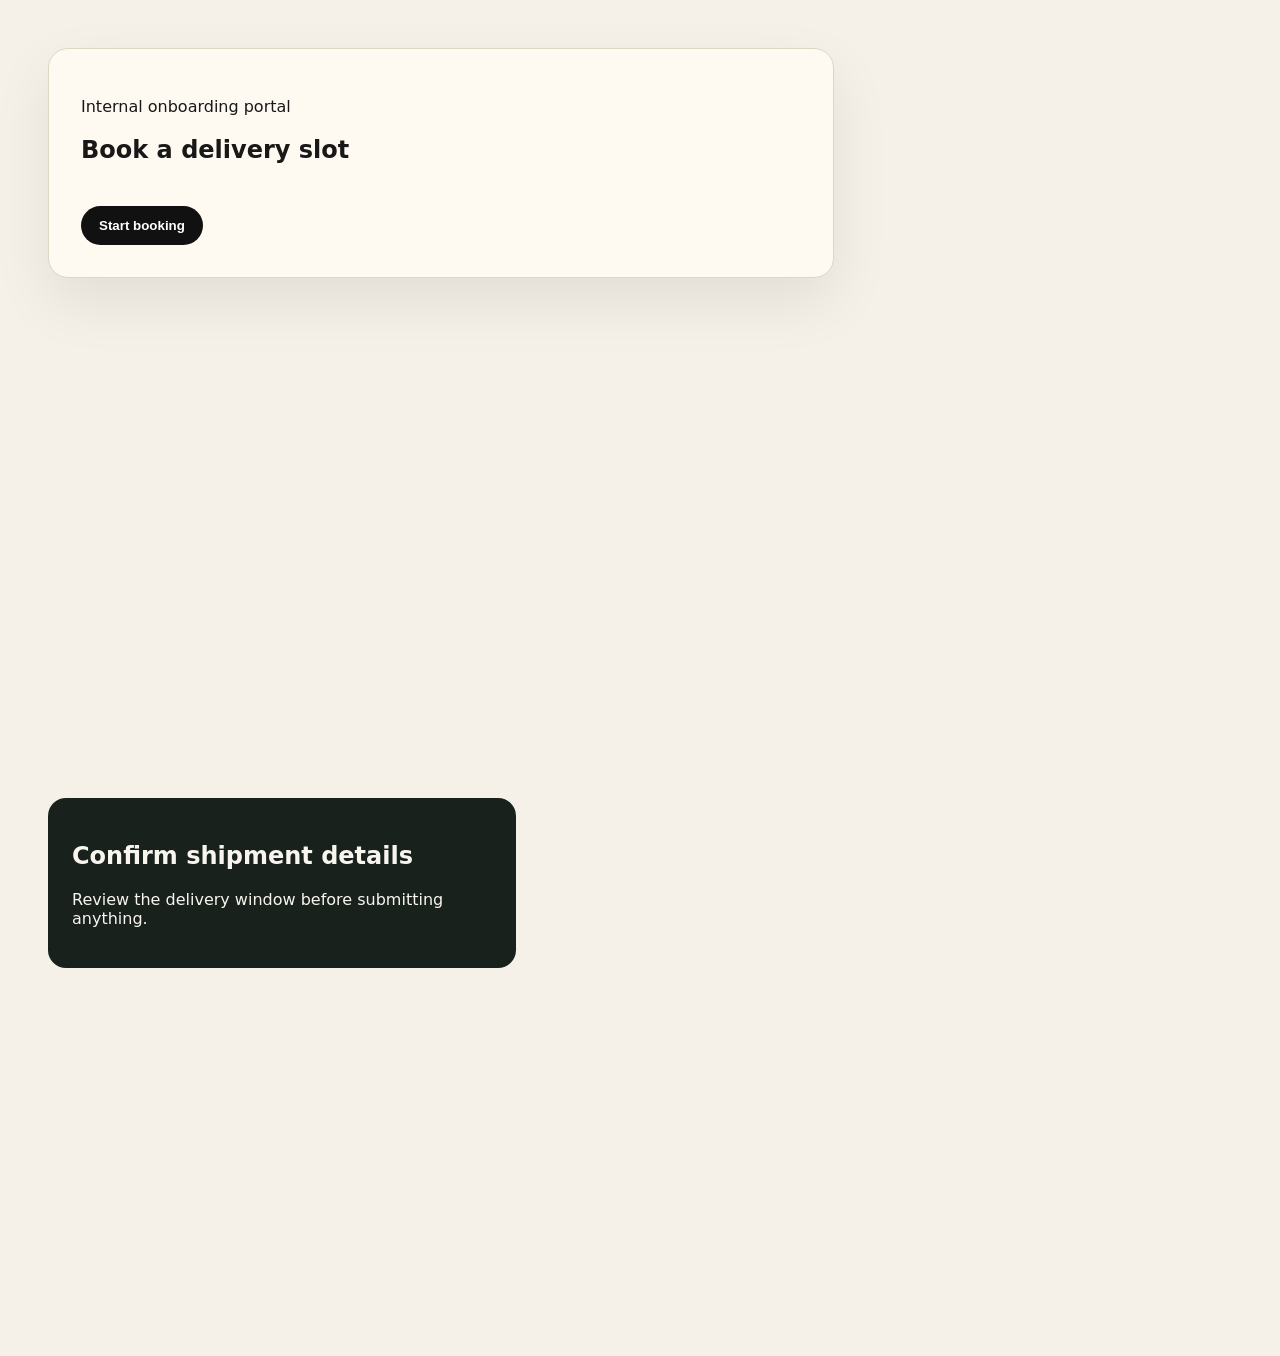
<file: smoke/click-guide-test-page.html>
<!doctype html>
<html lang="en">
<head>
  <meta charset="utf-8" />
  <title>Click Guide Smoke Test</title>
  <style>
    body {
      margin: 0;
      font-family: ui-sans-serif, system-ui, -apple-system, BlinkMacSystemFont, "Segoe UI", sans-serif;
      background: #f5f1e8;
      color: #181818;
    }

    main {
      min-height: 140vh;
      padding: 48px;
    }

    .hero {
      max-width: 720px;
      padding: 32px;
      background: #fffaf1;
      border: 1px solid #dfd5c5;
      border-radius: 20px;
      box-shadow: 0 24px 60px rgba(0,0,0,0.08);
    }

    .primary {
      margin-top: 22px;
      border: 0;
      border-radius: 999px;
      padding: 12px 18px;
      background: #111;
      color: #fff;
      font-weight: 700;
    }

    .panel {
      margin-top: 520px;
      max-width: 420px;
      padding: 24px;
      background: #18211c;
      color: #f8f5ef;
      border-radius: 18px;
    }
  </style>
</head>
<body>
  <main>
    <section class="hero">
      <p data-guide-id="smoke-intro-label">Internal onboarding portal</p>
      <h1>Book a delivery slot</h1>
      <button class="primary" data-guide-id="smoke-start-button">Start booking</button>
    </section>

    <section class="panel" data-guide-id="smoke-confirm-panel">
      <h2>Confirm shipment details</h2>
      <p>Review the delivery window before submitting anything.</p>
    </section>
  </main>
</body>
</html>
</file>
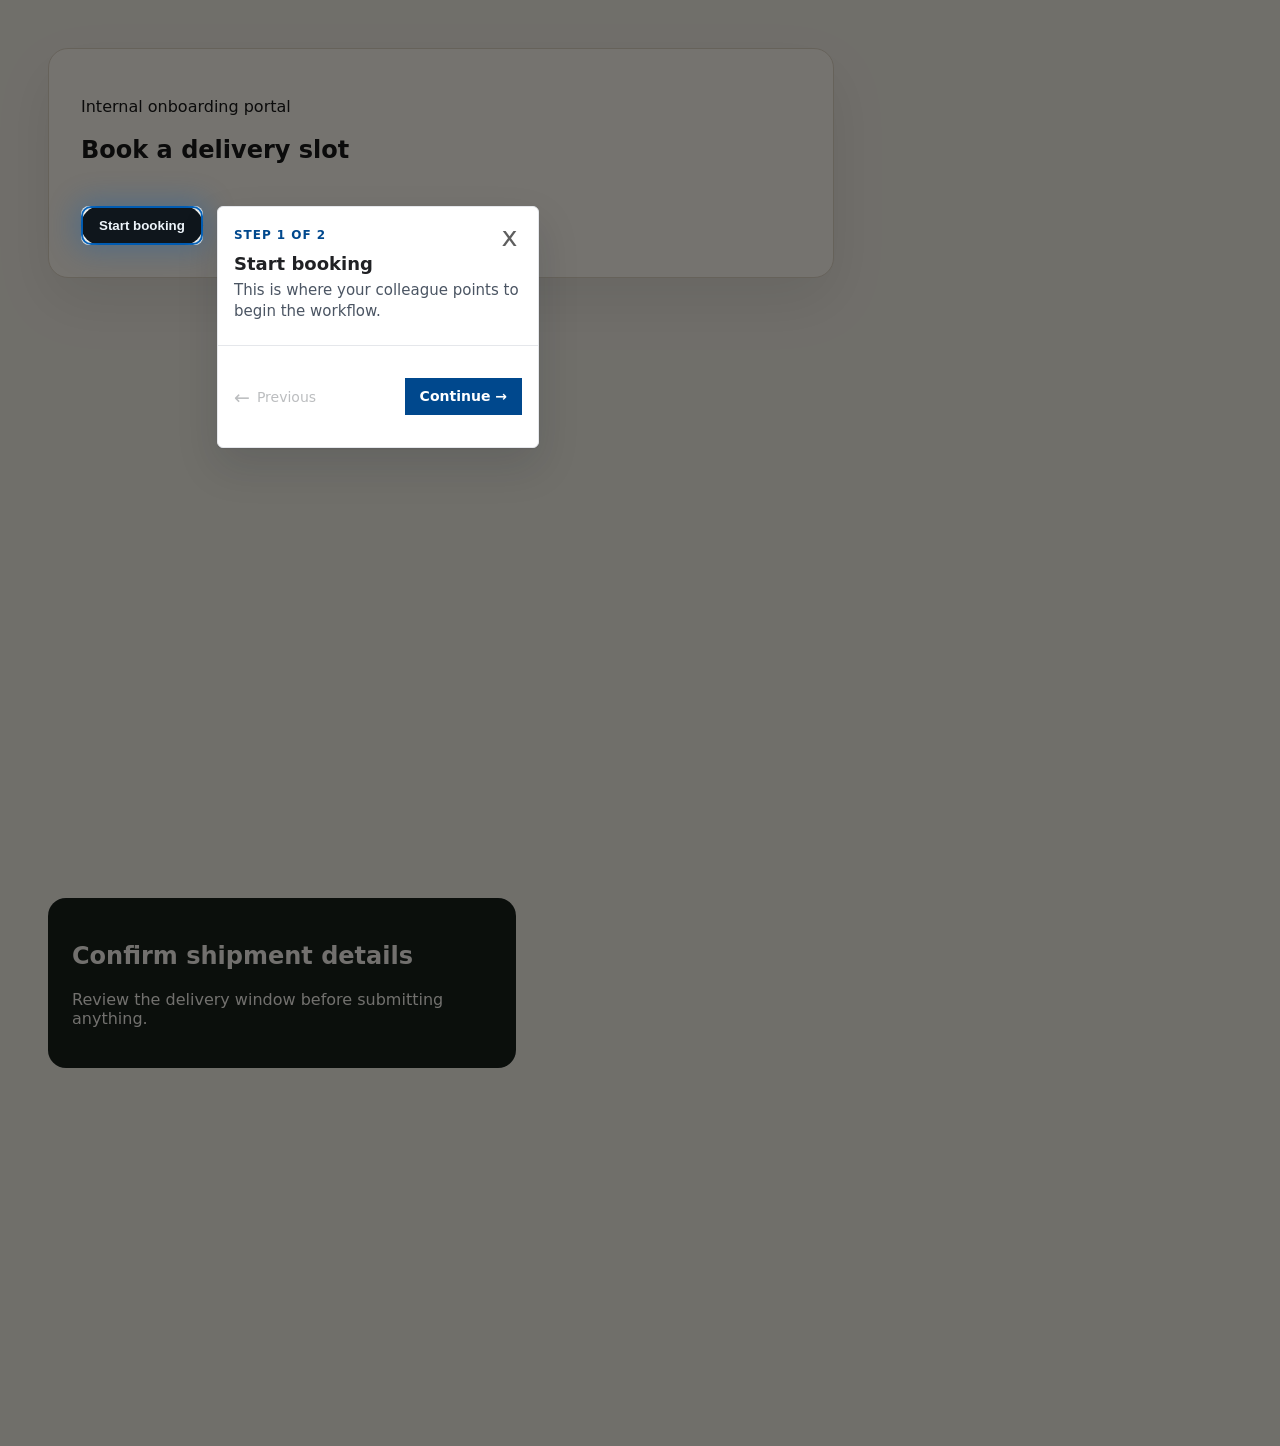
<file: smoke/playback-smoke.html>
<!doctype html>
<html lang="en">
<head>
  <meta charset="utf-8" />
  <title>Click Guide Playback Smoke</title>
  <link rel="stylesheet" href="/contentStyle.css" />
  <script>
    window.__clickGuideMessages = [];
    window.chrome = {
      runtime: {
        id: "smoke-test",
        onMessage: {
          addListener(listener) {
            window.__clickGuideMessages.push(listener);
          },
        },
      },
      storage: {
        local: {
          data: {},
          async get(defaults) {
            return { ...defaults, ...this.data };
          },
          async set(values) {
            this.data = { ...this.data, ...values };
          },
          async remove(keys) {
            for (const key of Array.isArray(keys) ? keys : [keys]) delete this.data[key];
          },
        },
      },
    };
  </script>
  <style>
    body {
      margin: 0;
      font-family: ui-sans-serif, system-ui, -apple-system, BlinkMacSystemFont, "Segoe UI", sans-serif;
      background: #f5f1e8;
      color: #181818;
    }

    main {
      min-height: 150vh;
      padding: 48px;
    }

    .hero {
      max-width: 720px;
      padding: 32px;
      background: #fffaf1;
      border: 1px solid #dfd5c5;
      border-radius: 20px;
      box-shadow: 0 24px 60px rgba(0,0,0,0.08);
    }

    .primary {
      margin-top: 22px;
      border: 0;
      border-radius: 999px;
      padding: 12px 18px;
      background: #111;
      color: #fff;
      font-weight: 700;
    }

    .panel {
      margin-top: 620px;
      max-width: 420px;
      padding: 24px;
      background: #18211c;
      color: #f8f5ef;
      border-radius: 18px;
    }
  </style>
</head>
<body>
  <main>
    <section class="hero">
      <p data-guide-id="smoke-intro-label">Internal onboarding portal</p>
      <h1>Book a delivery slot</h1>
      <button class="primary" data-guide-id="smoke-start-button">Start booking</button>
    </section>

    <section class="panel" data-guide-id="smoke-confirm-panel">
      <h2>Confirm shipment details</h2>
      <p>Review the delivery window before submitting anything.</p>
    </section>
  </main>

  <script src="/guideUtils.js"></script>
  <script src="/contentScript.js"></script>
  <script>
    const guide = {
      id: "guide-smoke",
      title: "Smoke guide",
      startUrl: location.origin + "/smoke/playback-smoke.html",
      createdAt: new Date().toISOString(),
      updatedAt: new Date().toISOString(),
      version: 1,
      steps: [
        {
          id: "step-one",
          order: 1,
          title: "Start booking",
          body: "This is where your colleague points to begin the workflow.",
          pageUrl: location.origin + "/smoke/playback-smoke.html",
          target: {
            selector: '[data-guide-id="smoke-start-button"]',
            fallbackText: "Start booking",
            fallbackTagName: "button",
          },
          playback: {
            showPopup: true,
            highlightTarget: true,
            dimPage: true,
            autoScroll: true,
            popupPlacement: "right",
          },
          advance: { mode: "manual", value: "", allowManualFallback: true },
        },
        {
          id: "step-two",
          order: 2,
          title: "Confirm details",
          body: "The guide scrolls down and points at the confirmation panel.",
          pageUrl: location.origin + "/smoke/playback-smoke.html",
          target: {
            selector: '[data-guide-id="smoke-confirm-panel"]',
            fallbackText: "Confirm shipment details",
            fallbackTagName: "section",
          },
          playback: {
            showPopup: true,
            highlightTarget: true,
            dimPage: true,
            autoScroll: true,
            popupPlacement: "auto",
          },
          advance: { mode: "manual", value: "", allowManualFallback: true },
        },
      ],
    };

    window.addEventListener("load", () => {
      const message = { type: "CLICK_GUIDE_START_PLAYBACK", guide, stepIndex: 0, tabId: 1 };
      window.__clickGuideMessages.forEach((listener) => listener(message, {}, () => {}));
    });
  </script>
</body>
</html>
</file>
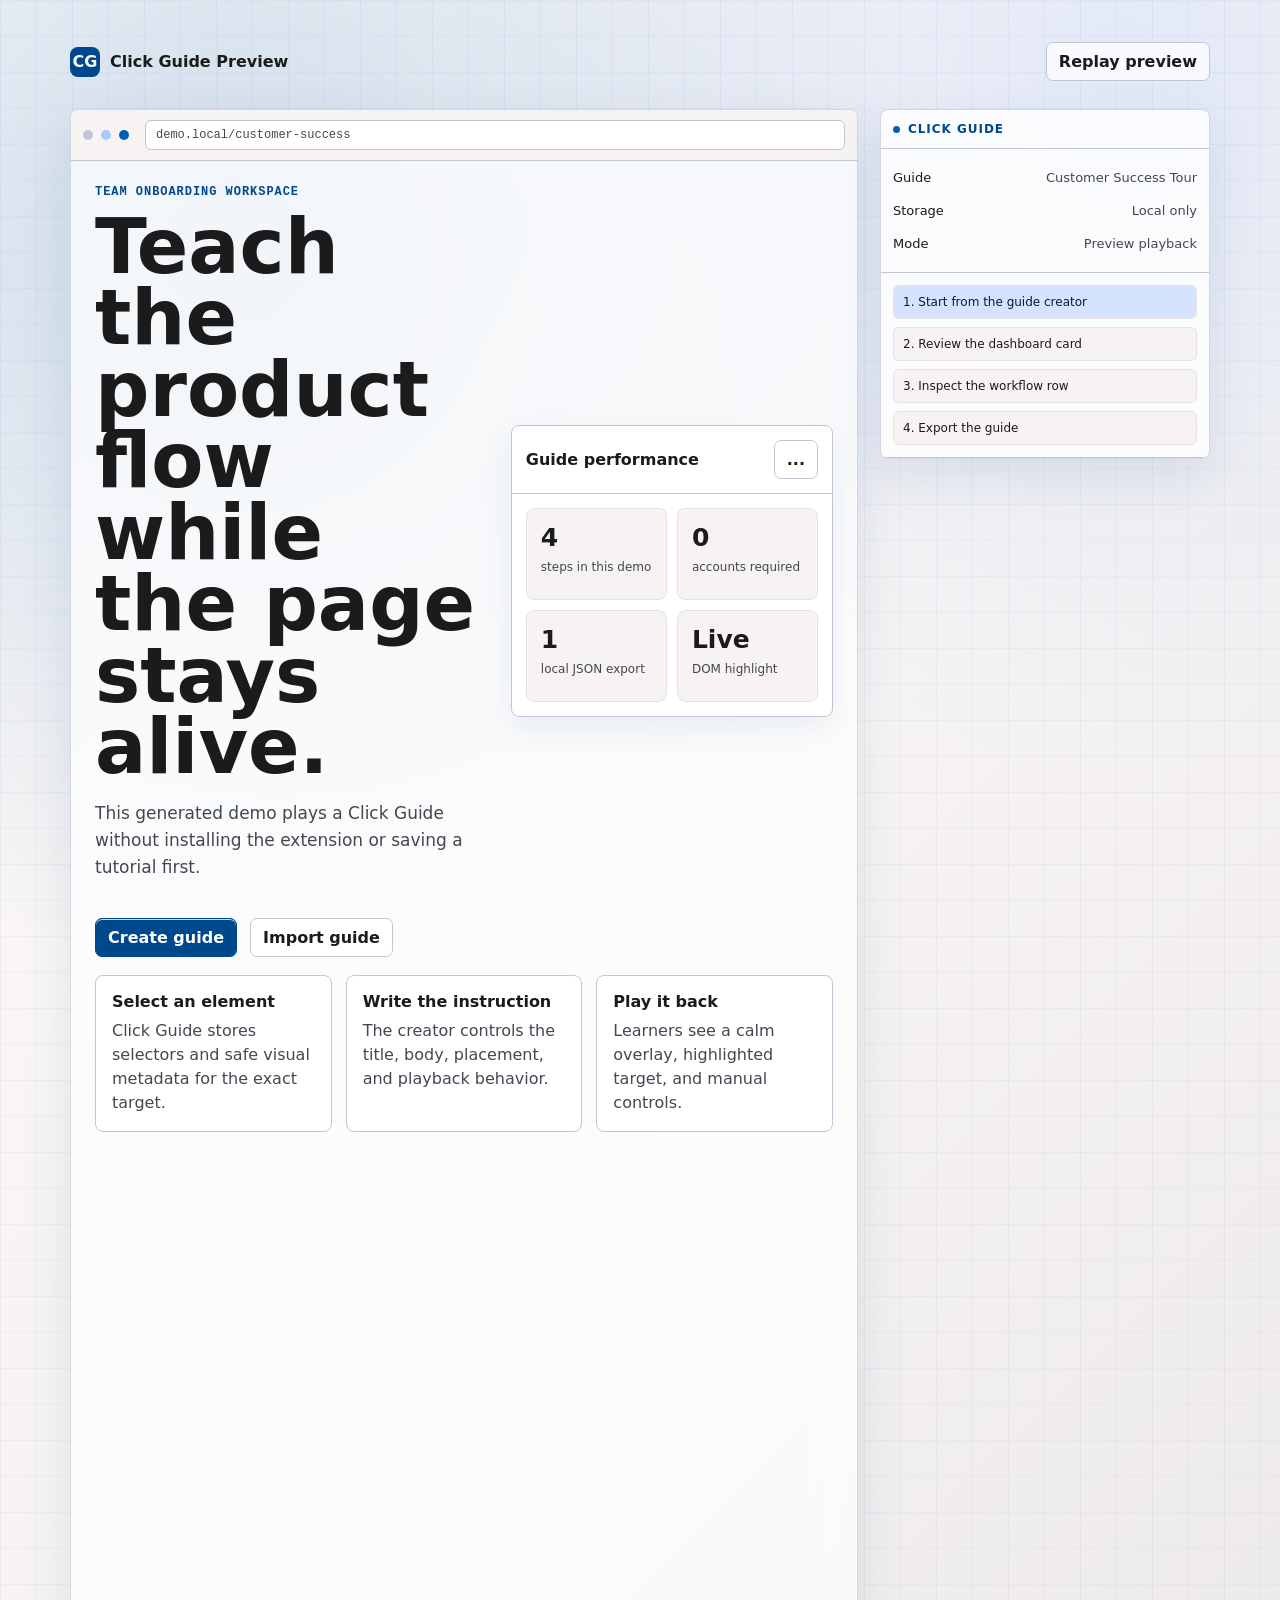
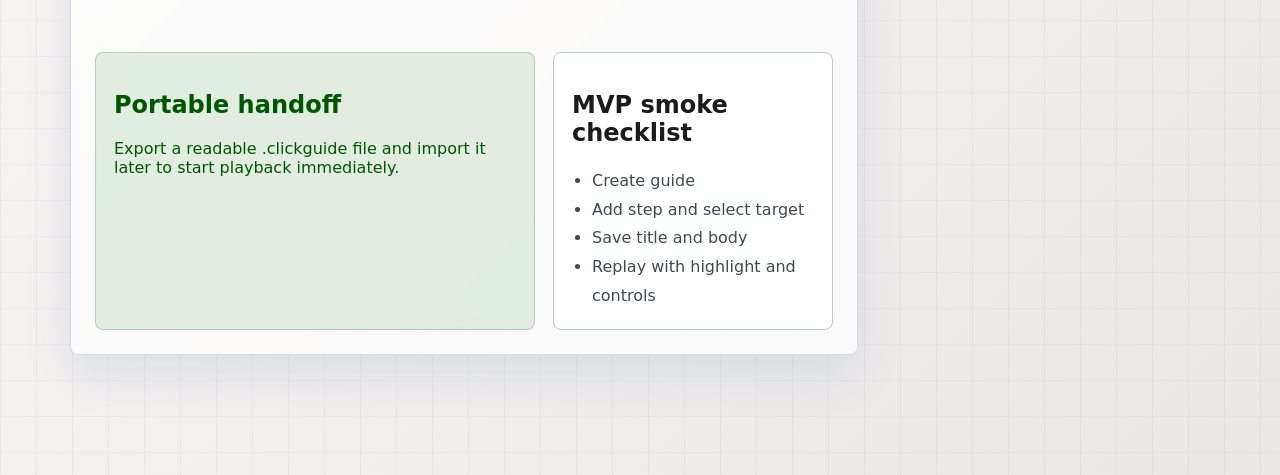
<file: smoke/preview.html>
<!doctype html>
<html lang="en">
<head>
  <meta charset="utf-8" />
  <meta name="viewport" content="width=device-width, initial-scale=1" />
  <title>Click Guide Preview</title>
  <link rel="stylesheet" href="../contentStyle.css" />
  <script>
    window.__clickGuideMessages = [];
    window.chrome = {
      runtime: {
        id: "preview",
        onMessage: {
          addListener(listener) {
            window.__clickGuideMessages.push(listener);
          },
        },
      },
      storage: {
        local: {
          data: {},
          async get(defaults) {
            return { ...defaults, ...this.data };
          },
          async set(values) {
            this.data = { ...this.data, ...values };
          },
          async remove(keys) {
            for (const key of Array.isArray(keys) ? keys : [keys]) delete this.data[key];
          },
        },
      },
    };
  </script>
  <style>
    :root {
      color-scheme: light;
      --ink: #1c1b1b;
      --muted: #424752;
      --line: #c2c6d4;
      --paper: #fcf9f8;
      --panel: #ffffff;
      --accent-soft: #d6e3ff;
      --accent-ink: #00488d;
      --gradient-start: #fcf9f8;
      --gradient-mid: #f6f3f2;
      --gradient-end: #eae7e7;
      --success-soft: rgba(0, 112, 6, 0.1);
      --success-ink: #005503;
      --shadow: 0 18px 50px rgba(0, 72, 141, 0.1);
    }

    * { box-sizing: border-box; }

    body {
      margin: 0;
      min-height: 150vh;
      background:
        linear-gradient(90deg, rgba(0, 72, 141, 0.045) 1px, transparent 1px),
        linear-gradient(rgba(0, 72, 141, 0.035) 1px, transparent 1px),
        radial-gradient(circle at 18% 12%, rgba(0, 95, 184, 0.18), transparent 34%),
        radial-gradient(circle at 88% 4%, rgba(168, 200, 255, 0.28), transparent 30%),
        linear-gradient(135deg, var(--gradient-start), var(--gradient-mid) 48%, var(--gradient-end)),
        var(--paper);
      background-size: 36px 36px, 36px 36px, auto, auto, auto, auto;
      color: var(--ink);
      font-family: ui-sans-serif, system-ui, -apple-system, BlinkMacSystemFont, "Segoe UI", sans-serif;
    }

    .shell {
      max-width: 1180px;
      margin: 0 auto;
      padding: 30px 20px 120px;
    }

    .topbar {
      display: flex;
      align-items: center;
      justify-content: space-between;
      gap: 16px;
      padding: 12px 0 28px;
    }

    .brand {
      display: flex;
      align-items: center;
      gap: 10px;
      font-weight: 750;
    }

    .mark {
      width: 30px;
      height: 30px;
      border-radius: 8px;
      background: var(--accent-ink);
      color: white;
      display: grid;
      place-items: center;
      font-weight: 800;
    }

    .preview-actions {
      display: flex;
      align-items: center;
      gap: 8px;
    }

    .preview-actions button,
    .primary-action,
    .secondary-action,
    .icon-action {
      border: 1px solid var(--line);
      border-radius: 7px;
      background: rgba(255, 255, 255, 0.78);
      color: var(--ink);
      padding: 9px 12px;
      font: inherit;
      font-weight: 650;
      cursor: pointer;
      box-shadow: 0 1px 0 rgba(255, 255, 255, 0.8) inset;
    }

    .preview-actions button:hover,
    .primary-action:hover,
    .secondary-action:hover,
    .icon-action:hover {
      border-color: #aeb9cb;
    }

    .layout {
      display: grid;
      grid-template-columns: minmax(0, 1fr) 330px;
      gap: 22px;
      align-items: start;
    }

    .workspace {
      background: rgba(255, 255, 255, 0.72);
      border: 1px solid rgba(194, 198, 212, 0.68);
      border-radius: 8px;
      box-shadow: var(--shadow);
      backdrop-filter: blur(20px);
      -webkit-backdrop-filter: blur(20px);
      overflow: hidden;
    }

    .browser-bar {
      display: flex;
      align-items: center;
      gap: 8px;
      padding: 10px 12px;
      border-bottom: 1px solid var(--line);
      background: #f6f3f2;
    }

    .dot {
      width: 10px;
      height: 10px;
      border-radius: 50%;
      background: #c2c6d4;
    }

    .dot:nth-child(2) { background: #a8c8ff; }
    .dot:nth-child(3) { background: #005fb8; }

    .address {
      margin-left: 8px;
      flex: 1;
      border: 1px solid var(--line);
      border-radius: 6px;
      background: #fff;
      color: var(--muted);
      padding: 7px 10px;
      font-family: ui-monospace, "Cascadia Mono", monospace;
      font-size: 12px;
    }

    .app-surface {
      padding: 24px;
    }

    .hero {
      display: grid;
      grid-template-columns: minmax(0, 1.1fr) minmax(260px, 0.9fr);
      gap: 22px;
      align-items: center;
      min-height: 360px;
    }

    .eyebrow {
      color: var(--accent-ink);
      font-family: ui-monospace, "Cascadia Mono", monospace;
      font-size: 12px;
      font-weight: 750;
      text-transform: uppercase;
      letter-spacing: 0.08em;
    }

    h1 {
      max-width: 620px;
      margin: 12px 0 12px;
      font-size: clamp(38px, 6vw, 76px);
      line-height: 0.94;
      letter-spacing: 0;
    }

    .lede {
      max-width: 560px;
      color: var(--muted);
      font-size: 17px;
      line-height: 1.6;
    }

    .hero-card {
      border: 1px solid var(--line);
      border-radius: 8px;
      background: var(--panel);
      box-shadow: 0 14px 32px rgba(0, 72, 141, 0.08);
      overflow: hidden;
    }

    .hero-card header {
      display: flex;
      justify-content: space-between;
      align-items: center;
      padding: 14px;
      border-bottom: 1px solid var(--line);
    }

    .metric-grid {
      display: grid;
      grid-template-columns: repeat(2, minmax(0, 1fr));
      gap: 10px;
      padding: 14px;
    }

    .metric {
      min-height: 92px;
      border-radius: 8px;
      padding: 14px;
      background: #f6f3f2;
      border: 1px solid #e5e2e1;
    }

    .metric strong {
      display: block;
      font-size: 25px;
      margin-bottom: 4px;
    }

    .metric span {
      color: var(--muted);
      font-size: 12px;
    }

    .workflow {
      display: grid;
      grid-template-columns: repeat(3, minmax(0, 1fr));
      gap: 14px;
      margin-top: 18px;
    }

    .task {
      border: 1px solid var(--line);
      border-radius: 8px;
      background: var(--panel);
      padding: 16px;
      min-height: 142px;
    }

    .task strong { display: block; margin-bottom: 8px; }
    .task p { color: var(--muted); line-height: 1.5; margin: 0; }

    .primary-action {
      margin-top: 20px;
      background: var(--accent-ink);
      color: #fff;
      border-color: var(--accent-ink);
    }

    .secondary-action {
      margin-top: 20px;
      margin-left: 8px;
      background: rgba(255, 255, 255, 0.78);
    }

    .guide-panel {
      position: sticky;
      top: 18px;
      border: 1px solid rgba(194, 198, 212, 0.68);
      border-radius: 8px;
      background: rgba(255, 255, 255, 0.82);
      color: var(--ink);
      box-shadow: var(--shadow);
      backdrop-filter: blur(20px);
      -webkit-backdrop-filter: blur(20px);
      overflow: hidden;
    }

    .guide-panel header {
      display: flex;
      align-items: center;
      gap: 8px;
      padding: 12px;
      border-bottom: 1px solid var(--line);
    }

    .guide-panel .status-light {
      width: 7px;
      height: 7px;
      border-radius: 50%;
      background: #005fb8;
    }

    .guide-panel h2 {
      margin: 0;
      font-size: 12px;
      letter-spacing: 0.08em;
      text-transform: uppercase;
      color: var(--accent-ink);
    }

    .guide-panel section {
      padding: 12px;
      border-bottom: 1px solid var(--line);
    }

    .guide-row {
      display: flex;
      justify-content: space-between;
      gap: 10px;
      padding: 9px 0;
      font-size: 13px;
    }

    .guide-row span:last-child { color: var(--muted); }

    .step-list {
      display: grid;
      gap: 8px;
    }

    .step-pill {
      border: 1px solid #e5e2e1;
      border-radius: 6px;
      padding: 9px;
      background: #f6f3f2;
      font-size: 12px;
    }

    .step-pill.active {
      background: var(--accent-soft);
      color: #001b3d;
    }

    .deep-section {
      margin-top: 520px;
      display: grid;
      grid-template-columns: minmax(260px, 440px) minmax(0, 1fr);
      gap: 18px;
      align-items: stretch;
    }

    .handoff-card,
    .checklist-card {
      border: 1px solid var(--line);
      border-radius: 8px;
      background: var(--panel);
      padding: 18px;
    }

    .handoff-card {
      background: var(--success-soft);
      color: var(--success-ink);
      border-color: rgba(0, 112, 6, 0.22);
    }

    .checklist-card ul {
      margin: 12px 0 0;
      padding-left: 20px;
      color: var(--muted);
      line-height: 1.8;
    }

    @media (max-width: 900px) {
      .layout,
      .hero,
      .workflow,
      .deep-section {
        grid-template-columns: 1fr;
      }

      .guide-panel {
        position: static;
      }

      h1 {
        font-size: 42px;
      }
    }
  </style>
</head>
<body>
  <div class="shell">
    <div class="topbar">
      <div class="brand">
        <div class="mark">CG</div>
        <span>Click Guide Preview</span>
      </div>
      <div class="preview-actions">
        <button type="button" data-preview-restart>Replay preview</button>
      </div>
    </div>

    <div class="layout">
      <main class="workspace">
        <div class="browser-bar">
          <span class="dot"></span>
          <span class="dot"></span>
          <span class="dot"></span>
          <div class="address">demo.local/customer-success</div>
        </div>
        <div class="app-surface">
          <section class="hero">
            <div>
              <div class="eyebrow" data-guide-id="preview-label">Team onboarding workspace</div>
              <h1>Teach the product flow while the page stays alive.</h1>
              <p class="lede">This generated demo plays a Click Guide without installing the extension or saving a tutorial first.</p>
              <button class="primary-action" type="button" data-guide-id="preview-create">Create guide</button>
              <button class="secondary-action" type="button">Import guide</button>
            </div>
            <aside class="hero-card" data-guide-id="preview-dashboard">
              <header>
                <strong>Guide performance</strong>
                <button class="icon-action" type="button" aria-label="Open actions">...</button>
              </header>
              <div class="metric-grid">
                <div class="metric"><strong>4</strong><span>steps in this demo</span></div>
                <div class="metric"><strong>0</strong><span>accounts required</span></div>
                <div class="metric"><strong>1</strong><span>local JSON export</span></div>
                <div class="metric"><strong>Live</strong><span>DOM highlight</span></div>
              </div>
            </aside>
          </section>

          <section class="workflow" data-guide-id="preview-workflow">
            <article class="task">
              <strong>Select an element</strong>
              <p>Click Guide stores selectors and safe visual metadata for the exact target.</p>
            </article>
            <article class="task">
              <strong>Write the instruction</strong>
              <p>The creator controls the title, body, placement, and playback behavior.</p>
            </article>
            <article class="task">
              <strong>Play it back</strong>
              <p>Learners see a calm overlay, highlighted target, and manual controls.</p>
            </article>
          </section>

          <section class="deep-section">
            <article class="handoff-card" data-guide-id="preview-export">
              <h2>Portable handoff</h2>
              <p>Export a readable .clickguide file and import it later to start playback immediately.</p>
            </article>
            <article class="checklist-card">
              <h2>MVP smoke checklist</h2>
              <ul>
                <li>Create guide</li>
                <li>Add step and select target</li>
                <li>Save title and body</li>
                <li>Replay with highlight and controls</li>
              </ul>
            </article>
          </section>
        </div>
      </main>

      <aside class="guide-panel" data-guide-id="preview-popup">
        <header>
          <span class="status-light"></span>
          <h2>Click Guide</h2>
        </header>
        <section>
          <div class="guide-row"><span>Guide</span><span>Customer Success Tour</span></div>
          <div class="guide-row"><span>Storage</span><span>Local only</span></div>
          <div class="guide-row"><span>Mode</span><span>Preview playback</span></div>
        </section>
        <section>
          <div class="step-list">
            <div class="step-pill active">1. Start from the guide creator</div>
            <div class="step-pill">2. Review the dashboard card</div>
            <div class="step-pill">3. Inspect the workflow row</div>
            <div class="step-pill">4. Export the guide</div>
          </div>
        </section>
      </aside>
    </div>
  </div>

  <script src="../guideUtils.js"></script>
  <script src="../contentScript.js"></script>
  <script>
    const previewUrl = window.ClickGuideUtils.normalizeGuideUrl(location.href);
    const guide = window.ClickGuideUtils.normalizeGuide({
      id: "guide-preview",
      title: "Customer Success Tour",
      startUrl: previewUrl,
      createdAt: new Date().toISOString(),
      updatedAt: new Date().toISOString(),
      version: 1,
      steps: [
        {
          id: "step-create",
          order: 1,
          title: "Create the guide",
          body: "The creator starts in the extension popup, then picks a real element on the page.",
          pageUrl: previewUrl,
          target: {
            selector: '[data-guide-id="preview-create"]',
            fallbackText: "Create guide",
            fallbackTagName: "button",
          },
          playback: {
            showInstructionText: true,
            showPopup: true,
            highlightTarget: true,
            dimPage: true,
            autoScroll: true,
            popupPlacement: "right",
          },
          advance: { mode: "manual", value: "", allowManualFallback: true },
        },
        {
          id: "step-dashboard",
          order: 2,
          title: "Highlight the exact area",
          body: "Playback follows the saved target and keeps the surrounding page available.",
          pageUrl: previewUrl,
          target: {
            selector: '[data-guide-id="preview-dashboard"]',
            fallbackText: "Guide performance",
            fallbackTagName: "aside",
          },
          playback: {
            showInstructionText: true,
            showPopup: true,
            highlightTarget: true,
            dimPage: true,
            autoScroll: true,
            popupPlacement: "left",
          },
          advance: { mode: "manual", value: "", allowManualFallback: true },
        },
        {
          id: "step-workflow",
          order: 3,
          title: "Explain the workflow",
          body: "Each step can point to controls, labels, cards, or a saved visual area.",
          pageUrl: previewUrl,
          target: {
            selector: '[data-guide-id="preview-workflow"]',
            fallbackText: "Select an element",
            fallbackTagName: "section",
          },
          playback: {
            showInstructionText: true,
            showPopup: true,
            highlightTarget: true,
            dimPage: true,
            autoScroll: true,
            popupPlacement: "top",
          },
          advance: { mode: "manual", value: "", allowManualFallback: true },
        },
        {
          id: "step-export",
          order: 4,
          title: "Share the result",
          body: "Guides export as readable local files, so teams can pass them around without a backend.",
          pageUrl: previewUrl,
          target: {
            selector: '[data-guide-id="preview-export"]',
            fallbackText: "Portable handoff",
            fallbackTagName: "article",
          },
          playback: {
            showInstructionText: true,
            showPopup: true,
            highlightTarget: true,
            dimPage: true,
            autoScroll: true,
            popupPlacement: "right",
          },
          advance: { mode: "manual", value: "", allowManualFallback: true },
        },
      ],
    });

    function sendGuideMessage(type, extra = {}) {
      const message = { type, ...extra };
      window.__clickGuideMessages.forEach((listener) => listener(message, {}, () => {}));
    }

    function startPreview() {
      window.scrollTo({ top: 0, behavior: "instant" });
      sendGuideMessage("CLICK_GUIDE_STOP_PLAYBACK");
      sendGuideMessage("CLICK_GUIDE_START_PLAYBACK", { guide, stepIndex: 0, tabId: 1 });
    }

    document.querySelector("[data-preview-restart]").addEventListener("click", startPreview);
    window.addEventListener("load", () => setTimeout(startPreview, 250));
  </script>
</body>
</html>
</file>
<file: docs/contentStyle.css>
.click-guide-hover-highlight {
  outline: 2px solid #005fb8 !important;
  outline-offset: 2px !important;
  cursor: crosshair !important;
}

#click-guide-overlay-layer {
  position: absolute;
  inset: 0 auto auto 0;
  width: 0;
  height: 0;
  z-index: 2147483646;
  pointer-events: none;
}

#click-guide-dim-layer {
  position: absolute;
  border-radius: 8px;
  background: transparent;
  box-shadow: 0 0 0 9999px rgba(0, 0, 0, 0.54);
  pointer-events: none;
  animation: click-guide-fade-in 160ms ease-out both;
}

.click-guide-target-highlight {
  position: absolute;
  border: 2px solid rgba(0, 95, 184, 0.96);
  border-radius: 10px;
  background: rgba(0, 95, 184, 0.07);
  box-shadow: 0 0 28px 6px rgba(0, 95, 184, 0.28);
  box-sizing: border-box;
  pointer-events: none;
  animation:
    click-guide-target-in 220ms cubic-bezier(0.16, 1, 0.3, 1) both,
    click-guide-target-pulse 900ms ease-out 220ms both;
}

.click-guide-target-highlight-saved {
  border-color: rgba(100, 116, 139, 0.96);
  background: rgba(148, 163, 184, 0.1);
  box-shadow: 0 0 26px 6px rgba(148, 163, 184, 0.26);
}

#click-guide-popup,
#click-guide-inline-editor {
  position: fixed;
  z-index: 2147483647;
  width: min(330px, calc(100vw - 24px));
  background: rgba(255, 255, 255, 0.82);
  backdrop-filter: blur(20px);
  -webkit-backdrop-filter: blur(20px);
  border: 1px solid rgba(194, 198, 212, 0.55);
  border-radius: 12px;
  box-shadow: 0 4px 12px rgba(0, 0, 0, 0.04), 0 18px 44px rgba(0, 72, 141, 0.08);
  padding: 15px;
  font-family: Inter, ui-sans-serif, system-ui, -apple-system, BlinkMacSystemFont, "Segoe UI", sans-serif;
  font-size: 13px;
  color: #1c1b1b;
  pointer-events: auto;
  --click-guide-arrow-x: 24px;
  --click-guide-arrow-y: 24px;
  animation: click-guide-popup-in 180ms ease-out both;
}

#click-guide-popup::after,
#click-guide-inline-editor::after {
  content: "";
  position: absolute;
  width: 12px;
  height: 12px;
  transform: rotate(45deg);
  background: rgba(255, 255, 255, 0.92);
}

#click-guide-popup.click-guide-placement-top::after,
#click-guide-inline-editor.click-guide-placement-top::after {
  left: var(--click-guide-arrow-x);
  bottom: -7px;
  border-right: 1px solid rgba(194, 198, 212, 0.55);
  border-bottom: 1px solid rgba(194, 198, 212, 0.55);
}

#click-guide-popup.click-guide-placement-right::after,
#click-guide-inline-editor.click-guide-placement-right::after {
  left: -7px;
  top: var(--click-guide-arrow-y);
  border-left: 1px solid rgba(194, 198, 212, 0.55);
  border-bottom: 1px solid rgba(194, 198, 212, 0.55);
}

#click-guide-popup.click-guide-placement-bottom::after,
#click-guide-inline-editor.click-guide-placement-bottom::after {
  left: var(--click-guide-arrow-x);
  top: -7px;
  border-left: 1px solid rgba(194, 198, 212, 0.55);
  border-top: 1px solid rgba(194, 198, 212, 0.55);
}

#click-guide-popup.click-guide-placement-left::after,
#click-guide-inline-editor.click-guide-placement-left::after {
  right: -7px;
  top: var(--click-guide-arrow-y);
  border-right: 1px solid rgba(194, 198, 212, 0.55);
  border-top: 1px solid rgba(194, 198, 212, 0.55);
}

#click-guide-popup {
  width: min(320px, calc(100vw - 24px));
  padding: 0;
  overflow: visible;
  border: 1px solid #e5e7eb;
  border-radius: 6px;
  background: #ffffff;
  box-shadow: 0 18px 42px rgba(15, 23, 42, 0.13), 0 1px 2px rgba(15, 23, 42, 0.08);
  color: #202124;
}

#click-guide-popup::after {
  display: none;
}

.click-guide-eyebrow {
  margin-bottom: 7px;
  color: #00488d;
  font-family: ui-monospace, 'SF Mono', 'Cascadia Mono', monospace;
  font-size: 10px;
  font-weight: 650;
  letter-spacing: 0.1em;
  text-transform: uppercase;
}

#click-guide-popup h2 {
  margin: 12px 34px 5px 0;
  font-size: 18px;
  line-height: 1.22;
  font-weight: 700;
  color: #202124;
}

#click-guide-inline-editor h2 {
  margin: 0 22px 9px 0;
  color: #1c1b1b;
  font-size: 14px;
  line-height: 1.25;
  font-weight: 650;
}

.click-guide-inline-field {
  display: grid;
  gap: 4px;
  margin-top: 8px;
  color: #424752;
  font-size: 11px;
}

.click-guide-inline-field input,
.click-guide-inline-field textarea,
.click-guide-inline-field select {
  width: 100%;
  border: 1px solid #c2c6d4;
  border-radius: 8px;
  background: rgba(255, 255, 255, 0.82);
  color: #1c1b1b;
  box-sizing: border-box;
  font: inherit;
  font-size: 12px;
  padding: 7px 8px;
  outline: none;
}

.click-guide-inline-field textarea {
  min-height: 72px;
  resize: vertical;
}

.click-guide-inline-field input:focus,
.click-guide-inline-field textarea:focus,
.click-guide-inline-field select:focus {
  border-color: #00488d;
  box-shadow: 0 0 0 2px rgba(0, 95, 184, 0.12);
}

.click-guide-inline-check {
  display: flex;
  gap: 7px;
  align-items: center;
  margin-top: 7px;
  color: #424752;
  font-size: 12px;
}

.click-guide-inline-check input {
  width: auto;
}

#click-guide-popup p {
  margin: 0;
  color: #4b5563;
  font-size: 15px;
  line-height: 1.38;
  white-space: pre-wrap;
}

.click-guide-warning {
  margin-top: 12px;
  padding: 7px 8px;
  border: 1px solid rgba(100, 116, 139, 0.22);
  border-radius: 6px;
  background: rgba(241, 245, 249, 0.9);
  color: #475569;
  font-size: 11px;
  line-height: 1.4;
}

.click-guide-card-body {
  padding: 22px 16px 24px;
}

#click-guide-popup.click-guide-compact {
  width: auto;
  min-width: 224px;
}

#click-guide-popup.click-guide-missing::after {
  display: none;
}

.click-guide-count {
  margin: 0;
  color: #00488d;
  font-family: ui-sans-serif, system-ui, -apple-system, BlinkMacSystemFont, "Segoe UI", sans-serif;
  font-size: 12px;
  font-weight: 750;
  letter-spacing: 0.08em;
  line-height: 1;
  text-transform: uppercase;
}

.click-guide-actions {
  display: flex;
  justify-content: flex-end;
  gap: 7px;
  margin-top: 12px;
}

.click-guide-footer {
  display: flex;
  align-items: center;
  justify-content: space-between;
  gap: 10px;
  min-height: 69px;
  padding: 16px;
  border-top: 1px solid #e5e7eb;
}

#click-guide-popup button,
#click-guide-inline-editor button {
  border: 1px solid #c2c6d4;
  border-radius: 8px;
  padding: 6px 11px;
  font-size: 12px;
  font-weight: 500;
  font-family: ui-sans-serif, system-ui, -apple-system, BlinkMacSystemFont, "Segoe UI", sans-serif;
  cursor: pointer;
  transition: background 100ms, border-color 100ms, color 100ms;
  background: rgba(255, 255, 255, 0.72);
  color: #424752;
}

#click-guide-popup button {
  border: 0;
  border-radius: 0;
  background: transparent;
  color: #5f6368;
  font-size: 14px;
  line-height: 1;
  padding: 0;
}

#click-guide-popup button:hover,
#click-guide-inline-editor button:hover {
  background: #f6f3f2;
  border-color: #727783;
}

#click-guide-popup button:disabled,
#click-guide-inline-editor button:disabled {
  opacity: 0.42;
  cursor: default;
}

#click-guide-popup [data-action="next"],
#click-guide-inline-editor [data-action="next"] {
  background: #00488d;
  color: #ffffff;
  border-color: transparent;
  font-weight: 650;
}

#click-guide-popup [data-action="next"] {
  min-width: 115px;
  min-height: 37px;
  border-radius: 0;
  padding: 0 15px;
  font-size: 14px;
  font-weight: 750;
  line-height: 37px;
  text-align: center;
}

#click-guide-popup [data-action="next"]:hover,
#click-guide-inline-editor [data-action="next"]:hover {
  background: #005fb8;
}

#click-guide-popup [data-action="close"],
#click-guide-inline-editor [data-action="close"] {
  background: transparent;
  color: #5e5e5e;
}

#click-guide-popup [data-action="close"] {
  display: none;
}

.click-guide-back-button {
  display: inline-flex;
  align-items: center;
  gap: 7px;
}

.click-guide-back-icon {
  font-size: 19px;
  line-height: 0;
}

.click-guide-close {
  position: absolute;
  top: 8px;
  right: 8px;
  width: 24px;
  height: 24px;
  padding: 0 !important;
  line-height: 20px;
  color: #5e5e5e !important;
  background: transparent !important;
}

#click-guide-popup .click-guide-close {
  top: 10px;
  right: 9px;
  display: grid;
  place-items: center;
  width: 39px;
  height: 39px;
  border: 0 !important;
  border-radius: 0 !important;
  line-height: 1;
  font-size: 27px !important;
  font-weight: 300 !important;
}

#click-guide-selection-toast {
  position: fixed;
  right: 12px;
  bottom: 12px;
  z-index: 2147483647;
  background: rgba(255, 255, 255, 0.86);
  color: #1c1b1b;
  border: 1px solid rgba(194, 198, 212, 0.68);
  backdrop-filter: blur(20px);
  -webkit-backdrop-filter: blur(20px);
  font-family: ui-monospace, 'SF Mono', 'Cascadia Mono', monospace;
  font-size: 11px;
  font-weight: 500;
  letter-spacing: 0.04em;
  padding: 6px 11px;
  border-radius: 4px;
  pointer-events: none;
}

.click-guide-step-pin {
  position: absolute;
  z-index: 2147483646;
  display: grid;
  place-items: center;
  width: 20px;
  height: 20px;
  transform: translate(-50%, -50%);
  border: 1px solid rgba(255, 255, 255, 0.9);
  border-radius: 999px;
  background: rgba(0, 111, 214, 0.86);
  color: #fff;
  box-shadow: 0 8px 24px rgba(0, 72, 141, 0.2);
  font-family: -apple-system, BlinkMacSystemFont, 'Segoe UI', sans-serif;
  font-size: 11px;
  font-weight: 750;
  line-height: 1;
  pointer-events: none;
}

.click-guide-step-pin-active {
  background: rgba(28, 27, 27, 0.82);
}

#click-guide-builder-bar {
  position: fixed;
  left: 50%;
  bottom: 12px;
  z-index: 2147483647;
  display: flex;
  align-items: center;
  gap: 10px;
  transform: translateX(-50%);
  padding: 8px 10px 8px 12px;
  border: 1px solid rgba(194, 198, 212, 0.68);
  border-radius: 999px;
  background: rgba(255, 255, 255, 0.92);
  color: #1c1b1b;
  box-shadow: 0 14px 40px rgba(28, 27, 27, 0.16);
  backdrop-filter: blur(20px);
  -webkit-backdrop-filter: blur(20px);
  font-family: -apple-system, BlinkMacSystemFont, 'Segoe UI', sans-serif;
  font-size: 12px;
}

.click-guide-builder-text {
  display: grid;
  gap: 1px;
  min-width: 180px;
}

.click-guide-builder-text strong {
  font-size: 12px;
  line-height: 15px;
}

.click-guide-builder-text span {
  color: #5e5e5e;
  font-size: 11px;
  line-height: 14px;
}

#click-guide-builder-bar button {
  height: 30px;
  padding: 0 12px;
  border: 0;
  border-radius: 999px;
  background: #f0f1f4;
  color: #1c1b1b;
  font: inherit;
  font-weight: 650;
  cursor: pointer;
}

#click-guide-builder-bar button:first-of-type {
  background: #006fd6;
  color: #fff;
}

#click-guide-navigation-confirmation {
  position: fixed;
  left: 50%;
  bottom: 72px;
  z-index: 2147483647;
  display: grid;
  gap: 8px;
  transform: translateX(-50%);
  max-width: min(420px, calc(100vw - 24px));
  padding: 14px;
  border: 1px solid rgba(194, 198, 212, 0.68);
  border-radius: 18px;
  background: rgba(255, 255, 255, 0.94);
  color: #1c1b1b;
  box-shadow: 0 14px 40px rgba(28, 27, 27, 0.16);
  backdrop-filter: blur(20px);
  -webkit-backdrop-filter: blur(20px);
  font-family: -apple-system, BlinkMacSystemFont, 'Segoe UI', sans-serif;
  font-size: 13px;
}

#click-guide-navigation-confirmation strong {
  font-size: 13px;
}

#click-guide-navigation-confirmation span {
  color: #5e5e5e;
}

#click-guide-celebration {
  position: fixed;
  left: 50%;
  top: 50%;
  z-index: 2147483647;
  display: grid;
  justify-items: center;
  gap: 10px;
  width: 230px;
  min-height: 190px;
  padding: 22px 22px 20px;
  border: 1px solid rgba(194, 198, 212, 0.55);
  border-radius: 20px;
  background: rgba(255, 255, 255, 0.9);
  backdrop-filter: blur(22px);
  -webkit-backdrop-filter: blur(22px);
  color: #1c1b1b;
  box-shadow:
    0 24px 70px rgba(0, 72, 141, 0.18),
    0 1px 0 rgba(255, 255, 255, 0.85) inset;
  font-family: Inter, ui-sans-serif, system-ui, -apple-system, BlinkMacSystemFont, "Segoe UI", sans-serif;
  text-align: center;
  pointer-events: none;
  transform: translate(-50%, -50%);
  animation:
    click-guide-finish-card-in 320ms cubic-bezier(0.16, 1, 0.3, 1) both,
    click-guide-finish-card-out 620ms cubic-bezier(0.23, 1, 0.32, 1) 2980ms both;
}

.click-guide-finish-visual {
  position: relative;
  width: 136px;
  height: 112px;
  display: grid;
  place-items: center;
  isolation: isolate;
}

.click-guide-finish-logo {
  position: absolute;
  z-index: 2;
  width: 84px;
  height: 84px;
  border-radius: 18px;
  object-fit: contain;
  filter: drop-shadow(0 10px 24px rgba(0, 95, 184, 0.22));
  transform-origin: 50% 56%;
  will-change: transform, opacity;
  animation: click-guide-finish-logo-transform 1320ms cubic-bezier(0.77, 0, 0.175, 1) 520ms both;
}

.click-guide-finish-halo {
  position: absolute;
  left: 50%;
  top: 50%;
  z-index: 1;
  width: 88px;
  height: 88px;
  border-radius: 24px;
  background:
    radial-gradient(circle at 35% 35%, rgba(255, 255, 255, 0.82), rgba(255, 255, 255, 0) 42%),
    linear-gradient(135deg, rgba(0, 95, 184, 0.16), rgba(121, 221, 104, 0.12));
  box-shadow: 0 18px 42px rgba(0, 95, 184, 0.2);
  opacity: 0;
  transform: translate(-50%, -50%) scale(0.84);
  will-change: transform, opacity, border-radius;
  animation: click-guide-finish-halo-transform 1640ms cubic-bezier(0.77, 0, 0.175, 1) 520ms both;
}

.click-guide-finish-bridge-dot {
  position: absolute;
  left: 45px;
  top: 62px;
  z-index: 3;
  width: 14px;
  height: 14px;
  border-radius: 999px;
  background: #005fb8;
  box-shadow:
    0 0 0 8px rgba(0, 95, 184, 0.1),
    0 10px 24px rgba(0, 95, 184, 0.22);
  opacity: 0;
  transform: translate(-50%, -50%) scale(0.38);
  will-change: transform, opacity;
  animation: click-guide-finish-bridge-handoff 980ms cubic-bezier(0.23, 1, 0.32, 1) 980ms both;
}

.click-guide-finish-check {
  position: absolute;
  left: 50%;
  top: 29px;
  z-index: 4;
  width: 70px;
  height: 54px;
  color: #005fb8;
  opacity: 0;
  overflow: visible;
  transform: translateX(-50%) translate(-8px, 14px) scale(0.34);
  transform-origin: 24% 72%;
  will-change: transform, opacity;
  animation: click-guide-finish-check-become 1120ms cubic-bezier(0.23, 1, 0.32, 1) 1320ms both;
}

.click-guide-finish-check path {
  fill: none;
  stroke: currentColor;
  stroke-width: 13;
  stroke-linecap: round;
  stroke-linejoin: round;
  stroke-dasharray: 150;
  stroke-dashoffset: 150;
  filter: drop-shadow(0 8px 16px rgba(0, 95, 184, 0.2));
  animation: click-guide-finish-check-draw 780ms cubic-bezier(0.23, 1, 0.32, 1) 1420ms both;
}

.click-guide-finish-copy {
  position: relative;
  z-index: 2;
  display: grid;
  gap: 5px;
  margin-top: -8px;
}

.click-guide-finish-copy strong {
  font-size: 16px;
  line-height: 1.25;
  font-weight: 750;
}

.click-guide-finish-copy span {
  color: #424752;
  font-size: 12px;
  line-height: 1.25;
}

@keyframes click-guide-finish-card-in {
  from {
    opacity: 0;
    transform: translate(-50%, -44%) scale(0.94);
  }
  58% {
    opacity: 1;
    transform: translate(-50%, -51%) scale(1.02);
  }
  to {
    opacity: 1;
    transform: translate(-50%, -50%) scale(1);
  }
}

@keyframes click-guide-finish-card-out {
  to {
    opacity: 0;
    transform: translate(-50%, -56%) scale(0.98);
  }
}

@keyframes click-guide-finish-logo-transform {
  0%, 28% {
    opacity: 1;
    transform: translate(0, 0) scale(1) rotate(0deg);
  }
  44% {
    opacity: 1;
    transform: translate(0, 0) scale(1.035) rotate(0deg);
  }
  72% {
    opacity: 0.92;
    transform: translate(-10px, 12px) scale(0.58) rotate(-8deg);
  }
  100% {
    opacity: 0;
    transform: translate(-17px, 20px) scale(0.18) rotate(-18deg);
  }
}

@keyframes click-guide-finish-halo-transform {
  0%, 24% {
    opacity: 0;
    border-radius: 24px;
    transform: translate(-50%, -50%) scale(0.86);
  }
  42% {
    opacity: 1;
    border-radius: 22px;
    transform: translate(-50%, -50%) scale(1.04);
  }
  74% {
    opacity: 0.9;
    border-radius: 999px;
    transform: translate(-50%, -50%) scale(0.72);
  }
  100% {
    opacity: 0.18;
    border-radius: 999px;
    transform: translate(-50%, -50%) scale(1.24);
  }
}

@keyframes click-guide-finish-bridge-handoff {
  0% {
    opacity: 0;
    transform: translate(-50%, -50%) scale(0.32);
  }
  36% {
    opacity: 1;
    transform: translate(-50%, -50%) scale(1);
  }
  78% {
    opacity: 1;
    transform: translate(1px, -20px) scale(0.72);
  }
  100% {
    opacity: 0;
    transform: translate(7px, -31px) scale(0.18);
  }
}

@keyframes click-guide-finish-check-draw {
  to {
    stroke-dashoffset: 0;
  }
}

@keyframes click-guide-finish-check-become {
  0% {
    opacity: 0;
    transform: translateX(-50%) translate(-8px, 14px) scale(0.34);
  }
  34% {
    opacity: 1;
    transform: translateX(-50%) translate(-3px, 7px) scale(0.72);
  }
  100% {
    opacity: 1;
    transform: translateX(-50%) translate(0, 0) scale(1);
  }
}

@keyframes click-guide-fade-in {
  from { opacity: 0; }
  to { opacity: 1; }
}

@keyframes click-guide-target-in {
  from {
    opacity: 0;
    transform: scale(0.97);
  }
  to {
    opacity: 1;
    transform: scale(1);
  }
}

@keyframes click-guide-target-pulse {
  0%, 100% { filter: brightness(1); }
  45% { filter: brightness(1.08); }
}

@keyframes click-guide-popup-in {
  from {
    opacity: 0;
    transform: translateY(6px) scale(0.98);
  }
  to {
    opacity: 1;
    transform: translateY(0) scale(1);
  }
}

@media (prefers-reduced-motion: reduce) {
  #click-guide-dim-layer,
  .click-guide-target-highlight,
  #click-guide-popup,
  #click-guide-inline-editor,
  #click-guide-builder-bar,
  #click-guide-navigation-confirmation,
  .click-guide-step-pin,
  #click-guide-celebration,
  .click-guide-finish-logo,
  .click-guide-finish-halo,
  .click-guide-finish-bridge-dot,
  .click-guide-finish-check,
  .click-guide-finish-check path {
    animation: none;
  }

  #click-guide-celebration {
    opacity: 1;
    transform: translate(-50%, -50%);
  }

  .click-guide-finish-logo,
  .click-guide-finish-bridge-dot {
    opacity: 0;
  }

  .click-guide-finish-halo {
    opacity: 0.18;
    border-radius: 999px;
    transform: translate(-50%, -50%) scale(1.08);
  }

  .click-guide-finish-check {
    opacity: 1;
    transform: translateX(-50%) scale(1);
  }

  .click-guide-finish-check path {
    stroke-dashoffset: 0;
  }
}
</file>
<file: contentStyle.css>
.click-guide-hover-highlight {
  outline: 2px solid #005fb8 !important;
  outline-offset: 2px !important;
  cursor: crosshair !important;
}

#click-guide-overlay-layer {
  position: absolute;
  inset: 0 auto auto 0;
  width: 0;
  height: 0;
  z-index: 2147483646;
  pointer-events: none;
}

#click-guide-dim-layer {
  position: absolute;
  border-radius: 8px;
  background: transparent;
  box-shadow: 0 0 0 9999px rgba(0, 0, 0, 0.54);
  pointer-events: none;
  animation: click-guide-fade-in 160ms ease-out both;
}

.click-guide-target-highlight {
  position: absolute;
  border: 2px solid rgba(0, 95, 184, 0.96);
  border-radius: 10px;
  background: rgba(0, 95, 184, 0.07);
  box-shadow: 0 0 28px 6px rgba(0, 95, 184, 0.28);
  box-sizing: border-box;
  pointer-events: none;
  animation:
    click-guide-target-in 220ms cubic-bezier(0.16, 1, 0.3, 1) both,
    click-guide-target-pulse 900ms ease-out 220ms both;
}

.click-guide-target-highlight-saved {
  border-color: rgba(100, 116, 139, 0.96);
  background: rgba(148, 163, 184, 0.1);
  box-shadow: 0 0 26px 6px rgba(148, 163, 184, 0.26);
}

#click-guide-popup,
#click-guide-inline-editor {
  position: fixed;
  z-index: 2147483647;
  width: min(330px, calc(100vw - 24px));
  background: rgba(255, 255, 255, 0.82);
  backdrop-filter: blur(20px);
  -webkit-backdrop-filter: blur(20px);
  border: 1px solid rgba(194, 198, 212, 0.55);
  border-radius: 12px;
  box-shadow: 0 4px 12px rgba(0, 0, 0, 0.04), 0 18px 44px rgba(0, 72, 141, 0.08);
  padding: 15px;
  font-family: Inter, ui-sans-serif, system-ui, -apple-system, BlinkMacSystemFont, "Segoe UI", sans-serif;
  font-size: 13px;
  color: #1c1b1b;
  pointer-events: auto;
  --click-guide-arrow-x: 24px;
  --click-guide-arrow-y: 24px;
  animation: click-guide-popup-in 180ms ease-out both;
}

#click-guide-popup::after,
#click-guide-inline-editor::after {
  content: "";
  position: absolute;
  width: 12px;
  height: 12px;
  transform: rotate(45deg);
  background: rgba(255, 255, 255, 0.92);
}

#click-guide-popup.click-guide-placement-top::after,
#click-guide-inline-editor.click-guide-placement-top::after {
  left: var(--click-guide-arrow-x);
  bottom: -7px;
  border-right: 1px solid rgba(194, 198, 212, 0.55);
  border-bottom: 1px solid rgba(194, 198, 212, 0.55);
}

#click-guide-popup.click-guide-placement-right::after,
#click-guide-inline-editor.click-guide-placement-right::after {
  left: -7px;
  top: var(--click-guide-arrow-y);
  border-left: 1px solid rgba(194, 198, 212, 0.55);
  border-bottom: 1px solid rgba(194, 198, 212, 0.55);
}

#click-guide-popup.click-guide-placement-bottom::after,
#click-guide-inline-editor.click-guide-placement-bottom::after {
  left: var(--click-guide-arrow-x);
  top: -7px;
  border-left: 1px solid rgba(194, 198, 212, 0.55);
  border-top: 1px solid rgba(194, 198, 212, 0.55);
}

#click-guide-popup.click-guide-placement-left::after,
#click-guide-inline-editor.click-guide-placement-left::after {
  right: -7px;
  top: var(--click-guide-arrow-y);
  border-right: 1px solid rgba(194, 198, 212, 0.55);
  border-top: 1px solid rgba(194, 198, 212, 0.55);
}

#click-guide-popup {
  width: min(320px, calc(100vw - 24px));
  padding: 0;
  overflow: visible;
  border: 1px solid #e5e7eb;
  border-radius: 6px;
  background: #ffffff;
  box-shadow: 0 18px 42px rgba(15, 23, 42, 0.13), 0 1px 2px rgba(15, 23, 42, 0.08);
  color: #202124;
}

#click-guide-popup::after {
  display: none;
}

.click-guide-eyebrow {
  margin-bottom: 7px;
  color: #00488d;
  font-family: ui-monospace, 'SF Mono', 'Cascadia Mono', monospace;
  font-size: 10px;
  font-weight: 650;
  letter-spacing: 0.1em;
  text-transform: uppercase;
}

#click-guide-popup h2 {
  margin: 12px 34px 5px 0;
  font-size: 18px;
  line-height: 1.22;
  font-weight: 700;
  color: #202124;
}

#click-guide-inline-editor h2 {
  margin: 0 22px 9px 0;
  color: #1c1b1b;
  font-size: 14px;
  line-height: 1.25;
  font-weight: 650;
}

.click-guide-inline-field {
  display: grid;
  gap: 4px;
  margin-top: 8px;
  color: #424752;
  font-size: 11px;
}

.click-guide-inline-field input,
.click-guide-inline-field textarea,
.click-guide-inline-field select {
  width: 100%;
  border: 1px solid #c2c6d4;
  border-radius: 8px;
  background: rgba(255, 255, 255, 0.82);
  color: #1c1b1b;
  box-sizing: border-box;
  font: inherit;
  font-size: 12px;
  padding: 7px 8px;
  outline: none;
}

.click-guide-inline-field textarea {
  min-height: 72px;
  resize: vertical;
}

.click-guide-inline-field input:focus,
.click-guide-inline-field textarea:focus,
.click-guide-inline-field select:focus {
  border-color: #00488d;
  box-shadow: 0 0 0 2px rgba(0, 95, 184, 0.12);
}

.click-guide-inline-check {
  display: flex;
  gap: 7px;
  align-items: center;
  margin-top: 7px;
  color: #424752;
  font-size: 12px;
}

.click-guide-inline-check input {
  width: auto;
}

#click-guide-popup p {
  margin: 0;
  color: #4b5563;
  font-size: 15px;
  line-height: 1.38;
  white-space: pre-wrap;
}

.click-guide-warning {
  margin-top: 12px;
  padding: 7px 8px;
  border: 1px solid rgba(100, 116, 139, 0.22);
  border-radius: 6px;
  background: rgba(241, 245, 249, 0.9);
  color: #475569;
  font-size: 11px;
  line-height: 1.4;
}

.click-guide-card-body {
  padding: 22px 16px 24px;
}

#click-guide-popup.click-guide-compact {
  width: auto;
  min-width: 224px;
}

#click-guide-popup.click-guide-missing::after {
  display: none;
}

.click-guide-count {
  margin: 0;
  color: #00488d;
  font-family: ui-sans-serif, system-ui, -apple-system, BlinkMacSystemFont, "Segoe UI", sans-serif;
  font-size: 12px;
  font-weight: 750;
  letter-spacing: 0.08em;
  line-height: 1;
  text-transform: uppercase;
}

.click-guide-actions {
  display: flex;
  justify-content: flex-end;
  gap: 7px;
  margin-top: 12px;
}

.click-guide-footer {
  display: flex;
  align-items: center;
  justify-content: space-between;
  gap: 10px;
  min-height: 69px;
  padding: 16px;
  border-top: 1px solid #e5e7eb;
}

#click-guide-popup button,
#click-guide-inline-editor button {
  border: 1px solid #c2c6d4;
  border-radius: 8px;
  padding: 6px 11px;
  font-size: 12px;
  font-weight: 500;
  font-family: ui-sans-serif, system-ui, -apple-system, BlinkMacSystemFont, "Segoe UI", sans-serif;
  cursor: pointer;
  transition: background 100ms, border-color 100ms, color 100ms;
  background: rgba(255, 255, 255, 0.72);
  color: #424752;
}

#click-guide-popup button {
  border: 0;
  border-radius: 0;
  background: transparent;
  color: #5f6368;
  font-size: 14px;
  line-height: 1;
  padding: 0;
}

#click-guide-popup button:hover,
#click-guide-inline-editor button:hover {
  background: #f6f3f2;
  border-color: #727783;
}

#click-guide-popup button:disabled,
#click-guide-inline-editor button:disabled {
  opacity: 0.42;
  cursor: default;
}

#click-guide-popup [data-action="next"],
#click-guide-inline-editor [data-action="next"] {
  background: #00488d;
  color: #ffffff;
  border-color: transparent;
  font-weight: 650;
}

#click-guide-popup [data-action="next"] {
  min-width: 115px;
  min-height: 37px;
  border-radius: 0;
  padding: 0 15px;
  font-size: 14px;
  font-weight: 750;
  line-height: 37px;
  text-align: center;
}

#click-guide-popup [data-action="next"]:hover,
#click-guide-inline-editor [data-action="next"]:hover {
  background: #005fb8;
}

#click-guide-popup [data-action="close"],
#click-guide-inline-editor [data-action="close"] {
  background: transparent;
  color: #5e5e5e;
}

#click-guide-popup [data-action="close"] {
  display: none;
}

.click-guide-back-button {
  display: inline-flex;
  align-items: center;
  gap: 7px;
}

.click-guide-back-icon {
  font-size: 19px;
  line-height: 0;
}

.click-guide-close {
  position: absolute;
  top: 8px;
  right: 8px;
  width: 24px;
  height: 24px;
  padding: 0 !important;
  line-height: 20px;
  color: #5e5e5e !important;
  background: transparent !important;
}

#click-guide-popup .click-guide-close {
  top: 10px;
  right: 9px;
  display: grid;
  place-items: center;
  width: 39px;
  height: 39px;
  border: 0 !important;
  border-radius: 0 !important;
  line-height: 1;
  font-size: 27px !important;
  font-weight: 300 !important;
}

#click-guide-selection-toast {
  position: fixed;
  right: 12px;
  bottom: 12px;
  z-index: 2147483647;
  background: rgba(255, 255, 255, 0.86);
  color: #1c1b1b;
  border: 1px solid rgba(194, 198, 212, 0.68);
  backdrop-filter: blur(20px);
  -webkit-backdrop-filter: blur(20px);
  font-family: ui-monospace, 'SF Mono', 'Cascadia Mono', monospace;
  font-size: 11px;
  font-weight: 500;
  letter-spacing: 0.04em;
  padding: 6px 11px;
  border-radius: 4px;
  pointer-events: none;
}

.click-guide-step-pin {
  position: absolute;
  z-index: 2147483646;
  display: grid;
  place-items: center;
  width: 20px;
  height: 20px;
  transform: translate(-50%, -50%);
  border: 1px solid rgba(255, 255, 255, 0.9);
  border-radius: 999px;
  background: rgba(0, 111, 214, 0.86);
  color: #fff;
  box-shadow: 0 8px 24px rgba(0, 72, 141, 0.2);
  font-family: -apple-system, BlinkMacSystemFont, 'Segoe UI', sans-serif;
  font-size: 11px;
  font-weight: 750;
  line-height: 1;
  pointer-events: none;
}

.click-guide-step-pin-active {
  background: rgba(28, 27, 27, 0.82);
}

#click-guide-builder-bar {
  position: fixed;
  left: 50%;
  bottom: 12px;
  z-index: 2147483647;
  display: flex;
  align-items: center;
  gap: 10px;
  transform: translateX(-50%);
  padding: 8px 10px 8px 12px;
  border: 1px solid rgba(194, 198, 212, 0.68);
  border-radius: 999px;
  background: rgba(255, 255, 255, 0.92);
  color: #1c1b1b;
  box-shadow: 0 14px 40px rgba(28, 27, 27, 0.16);
  backdrop-filter: blur(20px);
  -webkit-backdrop-filter: blur(20px);
  font-family: -apple-system, BlinkMacSystemFont, 'Segoe UI', sans-serif;
  font-size: 12px;
}

.click-guide-builder-text {
  display: grid;
  gap: 1px;
  min-width: 180px;
}

.click-guide-builder-text strong {
  font-size: 12px;
  line-height: 15px;
}

.click-guide-builder-text span {
  color: #5e5e5e;
  font-size: 11px;
  line-height: 14px;
}

#click-guide-builder-bar button {
  height: 30px;
  padding: 0 12px;
  border: 0;
  border-radius: 999px;
  background: #f0f1f4;
  color: #1c1b1b;
  font: inherit;
  font-weight: 650;
  cursor: pointer;
}

#click-guide-builder-bar button:first-of-type {
  background: #006fd6;
  color: #fff;
}

#click-guide-navigation-confirmation {
  position: fixed;
  left: 50%;
  bottom: 72px;
  z-index: 2147483647;
  display: grid;
  gap: 8px;
  transform: translateX(-50%);
  max-width: min(420px, calc(100vw - 24px));
  padding: 14px;
  border: 1px solid rgba(194, 198, 212, 0.68);
  border-radius: 18px;
  background: rgba(255, 255, 255, 0.94);
  color: #1c1b1b;
  box-shadow: 0 14px 40px rgba(28, 27, 27, 0.16);
  backdrop-filter: blur(20px);
  -webkit-backdrop-filter: blur(20px);
  font-family: -apple-system, BlinkMacSystemFont, 'Segoe UI', sans-serif;
  font-size: 13px;
}

#click-guide-navigation-confirmation strong {
  font-size: 13px;
}

#click-guide-navigation-confirmation span {
  color: #5e5e5e;
}

#click-guide-celebration {
  position: fixed;
  left: 50%;
  top: 50%;
  z-index: 2147483647;
  display: grid;
  justify-items: center;
  gap: 10px;
  width: 230px;
  min-height: 190px;
  padding: 22px 22px 20px;
  border: 1px solid rgba(194, 198, 212, 0.55);
  border-radius: 20px;
  background: rgba(255, 255, 255, 0.9);
  backdrop-filter: blur(22px);
  -webkit-backdrop-filter: blur(22px);
  color: #1c1b1b;
  box-shadow:
    0 24px 70px rgba(0, 72, 141, 0.18),
    0 1px 0 rgba(255, 255, 255, 0.85) inset;
  font-family: Inter, ui-sans-serif, system-ui, -apple-system, BlinkMacSystemFont, "Segoe UI", sans-serif;
  text-align: center;
  pointer-events: none;
  transform: translate(-50%, -50%);
  animation:
    click-guide-finish-card-in 320ms cubic-bezier(0.16, 1, 0.3, 1) both,
    click-guide-finish-card-out 620ms cubic-bezier(0.23, 1, 0.32, 1) 2980ms both;
}

.click-guide-finish-visual {
  position: relative;
  width: 124px;
  height: 104px;
  display: grid;
  place-items: center;
  isolation: isolate;
}

.click-guide-finish-logo {
  position: absolute;
  z-index: 2;
  width: 72px;
  height: 72px;
  border-radius: 18px;
  object-fit: contain;
  filter: drop-shadow(0 10px 24px rgba(0, 95, 184, 0.22));
  transform-origin: 50% 56%;
  will-change: transform, opacity;
  animation: click-guide-finish-logo-transform 1320ms cubic-bezier(0.77, 0, 0.175, 1) 520ms both;
}

.click-guide-finish-halo {
  position: absolute;
  left: 50%;
  top: 50%;
  z-index: 1;
  width: 76px;
  height: 76px;
  border-radius: 24px;
  background:
    radial-gradient(circle at 35% 35%, rgba(255, 255, 255, 0.82), rgba(255, 255, 255, 0) 42%),
    linear-gradient(135deg, rgba(0, 95, 184, 0.16), rgba(121, 221, 104, 0.12));
  box-shadow: 0 18px 42px rgba(0, 95, 184, 0.2);
  opacity: 0;
  transform: translate(-50%, -50%) scale(0.84);
  will-change: transform, opacity, border-radius;
  animation: click-guide-finish-halo-transform 1640ms cubic-bezier(0.77, 0, 0.175, 1) 520ms both;
}

.click-guide-finish-bridge-dot {
  position: absolute;
  left: 45px;
  top: 62px;
  z-index: 3;
  width: 14px;
  height: 14px;
  border-radius: 999px;
  background: #005fb8;
  box-shadow:
    0 0 0 8px rgba(0, 95, 184, 0.1),
    0 10px 24px rgba(0, 95, 184, 0.22);
  opacity: 0;
  transform: translate(-50%, -50%) scale(0.38);
  will-change: transform, opacity;
  animation: click-guide-finish-bridge-handoff 980ms cubic-bezier(0.23, 1, 0.32, 1) 980ms both;
}

.click-guide-finish-check {
  position: absolute;
  left: 50%;
  top: 29px;
  z-index: 4;
  width: 70px;
  height: 54px;
  color: #005fb8;
  opacity: 0;
  overflow: visible;
  transform: translateX(-50%) translate(-8px, 14px) scale(0.34);
  transform-origin: 24% 72%;
  will-change: transform, opacity;
  animation: click-guide-finish-check-become 1120ms cubic-bezier(0.23, 1, 0.32, 1) 1320ms both;
}

.click-guide-finish-check path {
  fill: none;
  stroke: currentColor;
  stroke-width: 13;
  stroke-linecap: round;
  stroke-linejoin: round;
  stroke-dasharray: 150;
  stroke-dashoffset: 150;
  filter: drop-shadow(0 8px 16px rgba(0, 95, 184, 0.2));
  animation: click-guide-finish-check-draw 780ms cubic-bezier(0.23, 1, 0.32, 1) 1420ms both;
}

.click-guide-finish-copy {
  position: relative;
  z-index: 2;
  display: grid;
  gap: 5px;
  margin-top: -8px;
}

.click-guide-finish-copy strong {
  font-size: 16px;
  line-height: 1.25;
  font-weight: 750;
}

.click-guide-finish-copy span {
  color: #424752;
  font-size: 12px;
  line-height: 1.25;
}

@keyframes click-guide-finish-card-in {
  from {
    opacity: 0;
    transform: translate(-50%, -44%) scale(0.94);
  }
  58% {
    opacity: 1;
    transform: translate(-50%, -51%) scale(1.02);
  }
  to {
    opacity: 1;
    transform: translate(-50%, -50%) scale(1);
  }
}

@keyframes click-guide-finish-card-out {
  to {
    opacity: 0;
    transform: translate(-50%, -56%) scale(0.98);
  }
}

@keyframes click-guide-finish-logo-transform {
  0%, 28% {
    opacity: 1;
    transform: translate(0, 0) scale(1) rotate(0deg);
  }
  44% {
    opacity: 1;
    transform: translate(0, 0) scale(1.035) rotate(0deg);
  }
  72% {
    opacity: 0.92;
    transform: translate(-10px, 12px) scale(0.58) rotate(-8deg);
  }
  100% {
    opacity: 0;
    transform: translate(-17px, 20px) scale(0.18) rotate(-18deg);
  }
}

@keyframes click-guide-finish-halo-transform {
  0%, 24% {
    opacity: 0;
    border-radius: 24px;
    transform: translate(-50%, -50%) scale(0.86);
  }
  42% {
    opacity: 1;
    border-radius: 22px;
    transform: translate(-50%, -50%) scale(1.04);
  }
  74% {
    opacity: 0.9;
    border-radius: 999px;
    transform: translate(-50%, -50%) scale(0.72);
  }
  100% {
    opacity: 0.18;
    border-radius: 999px;
    transform: translate(-50%, -50%) scale(1.24);
  }
}

@keyframes click-guide-finish-bridge-handoff {
  0% {
    opacity: 0;
    transform: translate(-50%, -50%) scale(0.32);
  }
  36% {
    opacity: 1;
    transform: translate(-50%, -50%) scale(1);
  }
  78% {
    opacity: 1;
    transform: translate(1px, -20px) scale(0.72);
  }
  100% {
    opacity: 0;
    transform: translate(7px, -31px) scale(0.18);
  }
}

@keyframes click-guide-finish-check-draw {
  to {
    stroke-dashoffset: 0;
  }
}

@keyframes click-guide-finish-check-become {
  0% {
    opacity: 0;
    transform: translateX(-50%) translate(-8px, 14px) scale(0.34);
  }
  34% {
    opacity: 1;
    transform: translateX(-50%) translate(-3px, 7px) scale(0.72);
  }
  100% {
    opacity: 1;
    transform: translateX(-50%) translate(0, 0) scale(1);
  }
}

@keyframes click-guide-fade-in {
  from { opacity: 0; }
  to { opacity: 1; }
}

@keyframes click-guide-target-in {
  from {
    opacity: 0;
    transform: scale(0.97);
  }
  to {
    opacity: 1;
    transform: scale(1);
  }
}

@keyframes click-guide-target-pulse {
  0%, 100% { filter: brightness(1); }
  45% { filter: brightness(1.08); }
}

@keyframes click-guide-popup-in {
  from {
    opacity: 0;
    transform: translateY(6px) scale(0.98);
  }
  to {
    opacity: 1;
    transform: translateY(0) scale(1);
  }
}

@media (prefers-reduced-motion: reduce) {
  #click-guide-dim-layer,
  .click-guide-target-highlight,
  #click-guide-popup,
  #click-guide-inline-editor,
  #click-guide-builder-bar,
  #click-guide-navigation-confirmation,
  .click-guide-step-pin,
  #click-guide-celebration,
  .click-guide-finish-logo,
  .click-guide-finish-halo,
  .click-guide-finish-bridge-dot,
  .click-guide-finish-check,
  .click-guide-finish-check path {
    animation: none;
  }

  #click-guide-celebration {
    opacity: 1;
    transform: translate(-50%, -50%);
  }

  .click-guide-finish-logo,
  .click-guide-finish-bridge-dot {
    opacity: 0;
  }

  .click-guide-finish-halo {
    opacity: 0.18;
    border-radius: 999px;
    transform: translate(-50%, -50%) scale(1.08);
  }

  .click-guide-finish-check {
    opacity: 1;
    transform: translateX(-50%) scale(1);
  }

  .click-guide-finish-check path {
    stroke-dashoffset: 0;
  }
}
</file>
